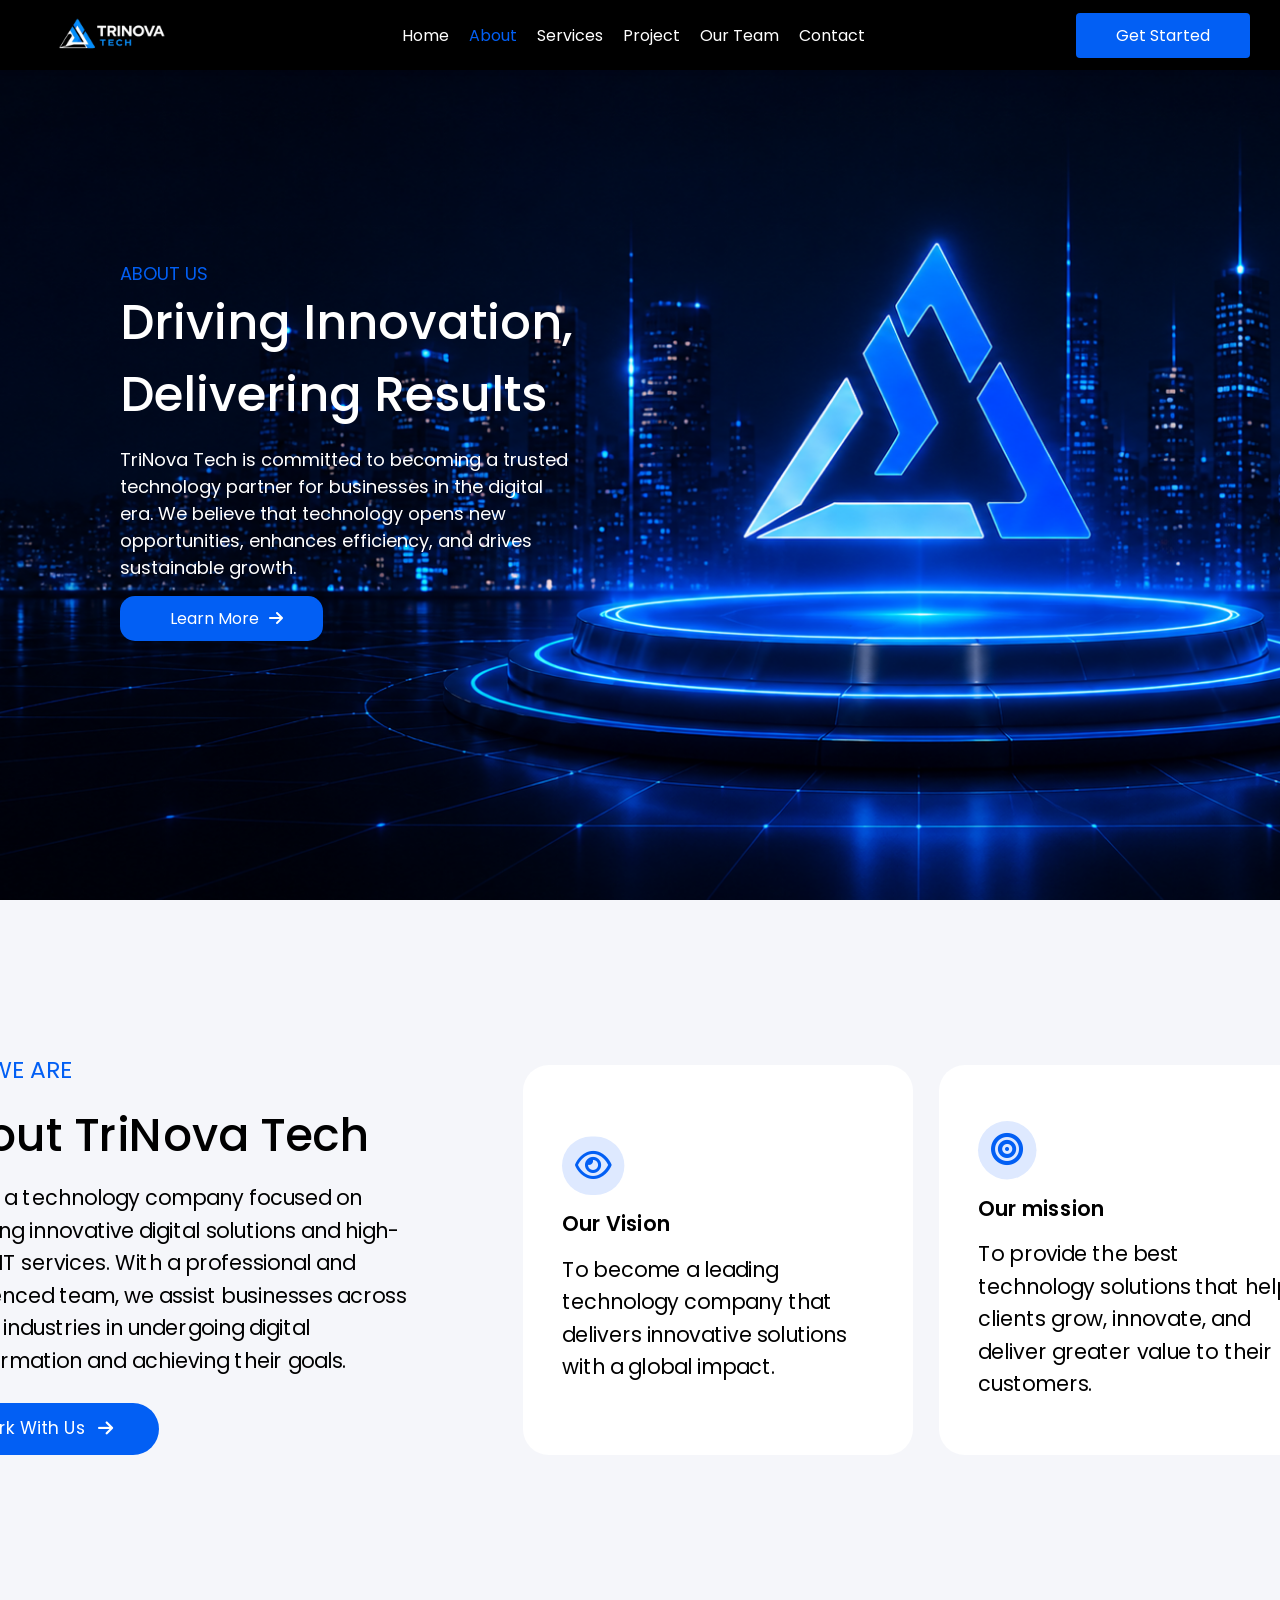
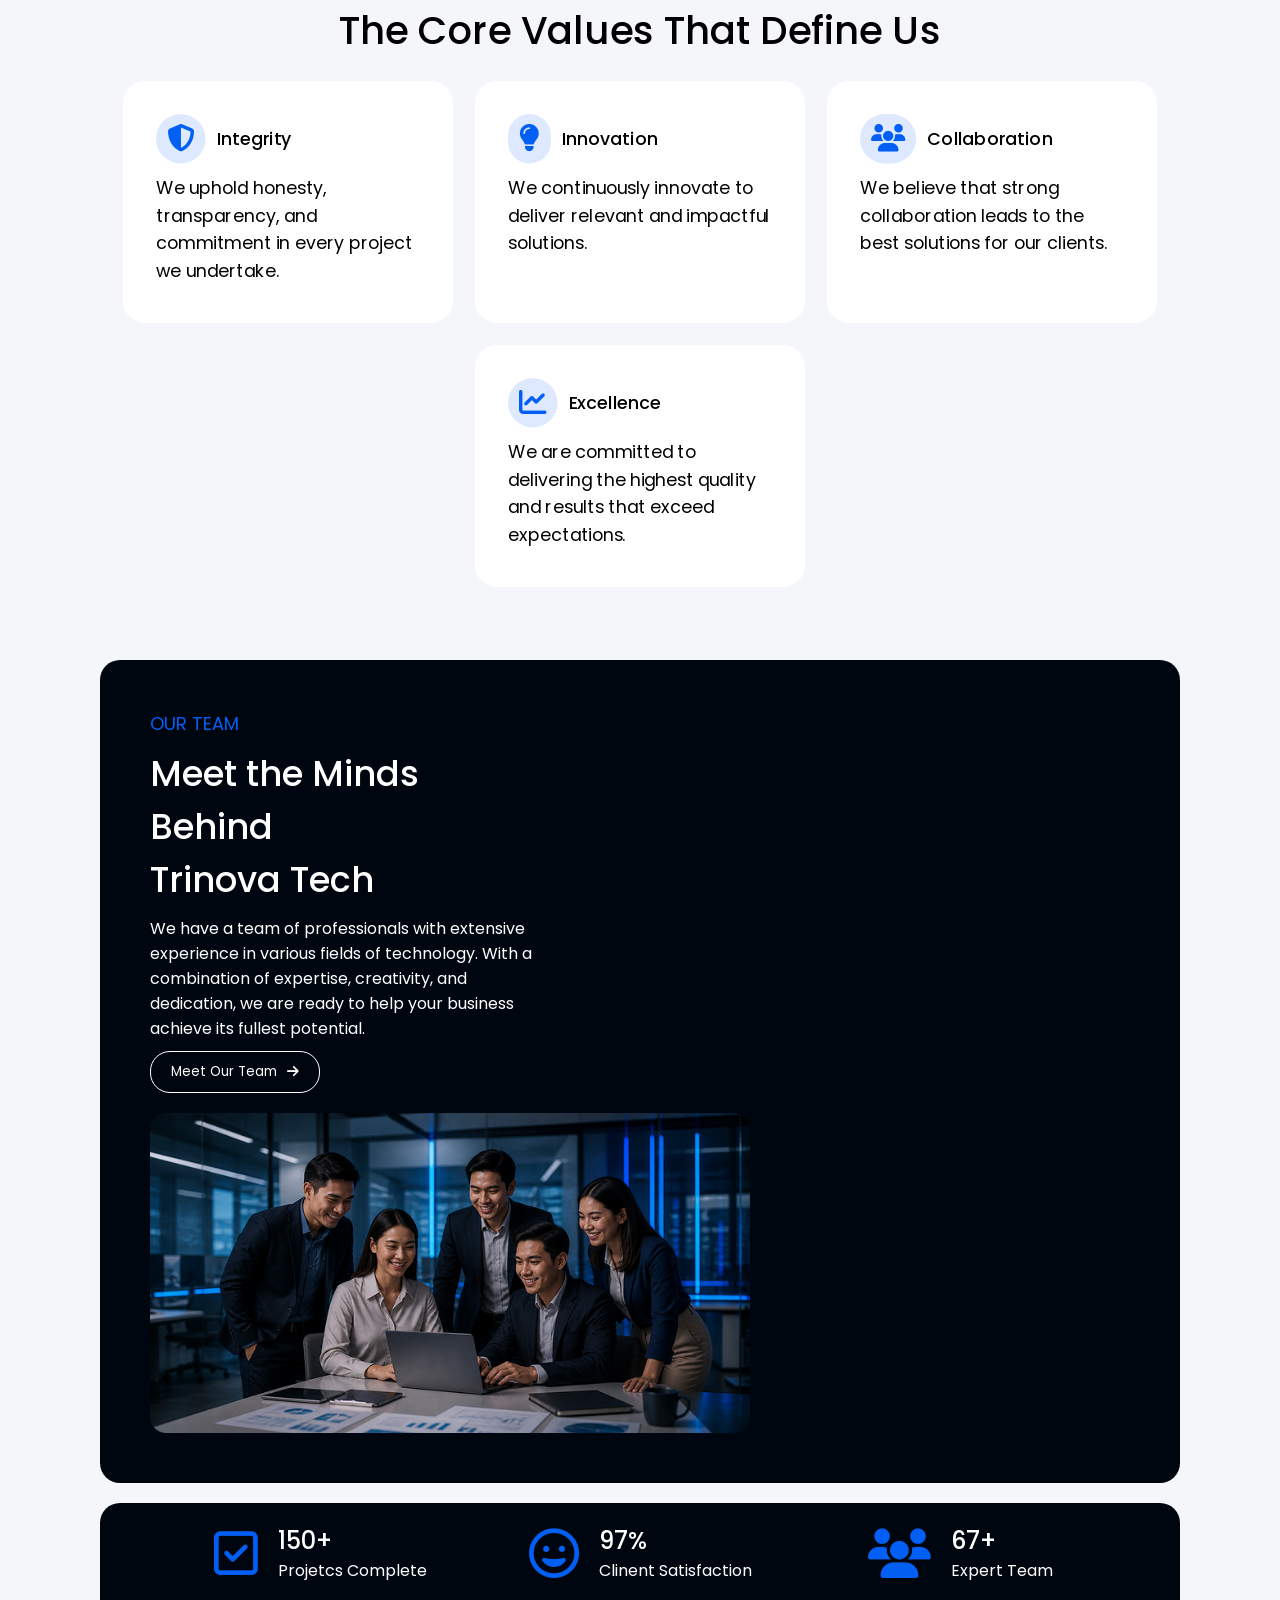
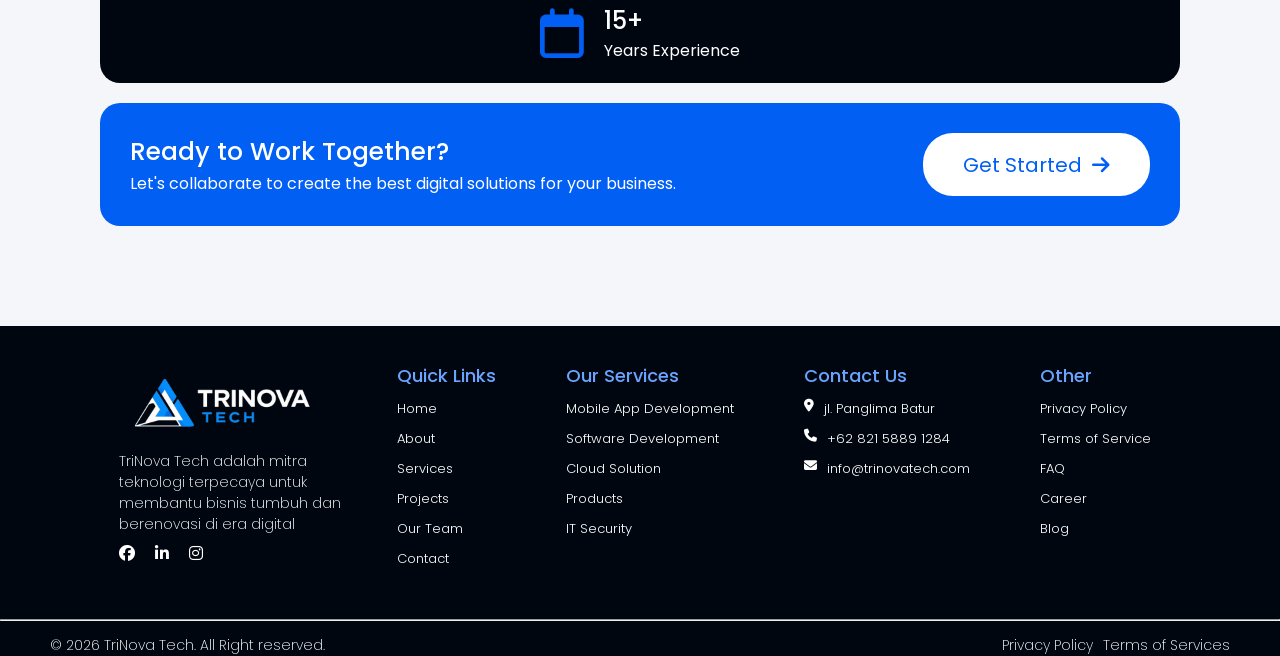
<file: about.html>
<!DOCTYPE html>
<html lang="en">
<head>
    <meta charset="UTF-8">
    <meta name="viewport" content="width=device-width, initial-scale=1.0">
    <title>Document</title>
    <link rel="stylesheet" href="css/about.css">
    <link rel="preconnect" href="https://fonts.googleapis.com">
    <link rel="preconnect" href="https://fonts.gstatic.com" crossorigin>
    <link href="https://fonts.googleapis.com/css2?family=Poppins:wght@100;200;300;400;500;600;700;800;900&display=swap" rel="stylesheet">
    <link rel="stylesheet" href="https://cdnjs.cloudflare.com/ajax/libs/font-awesome/6.5.1/css/all.min.css">
</head>
<body>
    <!-- header -->
    <div class="header">
        <div class="logo">
            <img src="img/logo-text-white.png" alt="Logo" style="width: 160px;">
        </div>
        <ul class="navbar">
            <li><a href="index.html">Home</a></li>
            <li><a href="about.html"  style="color: var(--blue-primary);">About</a></li>
            <li><a href="services.html">Services</a></li>
            <li><a href="product.html">Project</a></li>
            <li><a href="team.html">Our Team</a></li>
            <li><a href="contact.html">Contact</a></li>
        </ul>
        <button>Get Started</button>
    </div>

    <!-- Banner -->
    <div class="banner">
        <div class="sect-one">
            <h5 class="reveal">about us</h5>
            <h1 class="reveal">Driving Innovation,</h1>
            <h1 class="reveal">Delivering Results</h1>
            <p class="reveal">TriNova Tech is committed to becoming a trusted technology partner for businesses in the digital era. We believe that technology opens new opportunities, enhances efficiency, and drives sustainable growth.</p>
            <div class="button-section reveal">
                <div class="btn" style="background-color: var(--blue-primary);" onclick="document.querySelector('.about').scrollIntoView({behavior: 'smooth'})"><a href=""></a>Learn More<i class="fa-solid fa-arrow-right"></i></div>
            </div>
        </div>
        <div class="sect-one"></div>
    </div>


    <div class="about">
        <div class="desc">
            <h5 class="reveal">who we are</h5>
            <h1 class="reveal">About TriNova Tech</h1>
            <p class="reveal">We are a technology company focused on delivering innovative digital solutions and high-quality IT services. With a professional and experienced team, we assist businesses across various industries in undergoing digital transformation and achieving their goals.</p>
            <button class="reveal">Work With Us<i class="fa-solid fa-arrow-right"></i></button>
        </div>
        <div class="card-section">
            <div class="card reveal">
                <i class="fa-regular fa-eye"></i>
                <h4>Our Vision</h4>
                <p>To become a leading technology company that delivers innovative solutions with a global impact.</p>
            </div>
            <div class="card reveal">
                <i class="fa-solid fa-bullseye"></i>
                <h4>Our mission</h4>
                <p>To provide the best technology
                    solutions that help clients grow,
                    innovate, and deliver greater value
                    to their customers.
                </p>
            </div>
        </div>
    </div>

    <!--values -->
    <div class="values">
        <h5 class="reveal">our values</h5>
        <h1 class="reveal">The Core Values That Define Us</h1>
        <div class="card-section">
            <div class="card-2 reveal">
                <div class="logo-title">
                    <i class="fa-solid fa-shield-halved"></i>
                    <p>Integrity</p>
                </div>
                <p>We uphold honesty, transparency, and commitment in every project we undertake.</p>
            </div>
            <div class="card-2 reveal">
                <div class="logo-title">
                    <i class="fa-solid fa-lightbulb"></i>
                    <p>Innovation</p>
                </div>
                <p>We continuously innovate to
                    deliver relevant and impactful solutions.
                </p>
            </div>
            <div class="card-2 reveal">
                <div class="logo-title">
                    <i class="fa-solid fa-users"></i>
                    <p>Collaboration</p>
                </div>
                <p>We believe that strong collaboration   leads to the best solutions for our     clients.
                </p>
            </div>
            <div class="card-2 reveal">
                <div class="logo-title">
                    <i class="fa-solid fa-chart-line"></i>
                    <p>Excellence</p>
                </div>
                <p>We are committed to delivering
                the highest quality and results
                that exceed expectations.</p>
            </div>
        </div>
    </div>

    <div class="container-team">
        <div class="container-t">
            <!-- our team -->
            <div class="our-team reveal">
                <div class="team-desc">
                    <h5 class="reveal">our team</h5>
                    <h1 class="reveal">Meet the Minds Behind <br>Trinova Tech</h1>
                    <p class="reveal">We have a team of professionals with extensive experience in various fields of technology. With a combination of expertise, creativity, and dedication, we are ready to help your business achieve its fullest potential.</p>
                    <button class="reveal">Meet Our Team<i class="fa-solid fa-arrow-right"></i></button>
                </div>
                <img src="img/placehorder/img-2.png" alt="" class="img-team reveal">
            </div>
            <!-- card-section -->
            <div class="card-section reveal">
                <div class="card-3 reveal">
                    <i class="fa-regular fa-square-check"></i>
                    <div class="card3-desc">
                        <h2>150+</h2>
                        <p>Projetcs Complete</p>
                    </div>
                </div>
                <div class="card-3 reveal">
                <i class="fa-regular fa-face-grin"></i>
                    <div class="card3-desc">
                        <h2>97%</h2>
                        <p>Clinent Satisfaction</p>
                    </div>
                </div>
                <div class="card-3 reveal"> 
                   <i class="fa-solid fa-users"></i>
                    <div class="card3-desc">
                        <h2>67+</h2>
                        <p>Expert Team</p>
                    </div>
                </div>
                <div class="card-3 reveal">
                    <i class="fa-regular fa-calendar"></i>
                    <div class="card3-desc">
                        <h2>15+</h2>
                        <p>Years Experience</p>
                    </div>
                </div>
            </div>
            <div class="qa reveal">
                <div class="qa-desc">
                    <h4 class="reveal">Ready to Work Together?</h4>
                    <p class="reveal">Let's collaborate to create the best digital solutions for your business.</p>
                </div>
                <button class="reveal">Get Started <i class="fa-solid fa-arrow-right"></i></button>
            </div>
        </div>
    </div>

     <!-- footer -->
    <div class="footer">
        <div class="content-footer">
            <div class="frame-one">
                <img src="img/logo-text-white.png" alt="" style="width: 200px;">
                <p>TriNova Tech adalah mitra teknologi terpecaya untuk membantu bisnis tumbuh dan berenovasi di era digital</p>
                <div class="logomeds">
                    <i class="fa-brands fa-facebook"></i>
                    <i class="fa-brands fa-linkedin-in"></i>
                    <i class="fa-brands fa-instagram"></i>
                </div>
            </div>
            <div class="frame-list">
                <div class="list">
                    <h4>Quick Links</h4>
                    <div class="list-menu">
                        <a href="index.html">Home</a>
                        <a href="about.html">About</a>
                        <a href="services.html">Services</a>
                        <a href="product.html">Projects</a>
                        <a href="team.html">Our Team</a>
                        <a href="contact.html">Contact</a>
                    </div>
                </div>
                <div class="list">
                    <h4>Our Services</h4>
                    <div class="list-menu">
                        <a href="product.html">Mobile App Development</a>
                        <a href="product.html">Software Development</a>
                        <a href="product.html">Cloud Solution</a>
                        <a href="product.html">Products</a>
                        <a href="product.html">IT Security</a>
                    </div>
                </div>
                <div class="list">
                    <h4>Contact Us</h4>
                    <div class="list-menu">
                        <a href="contact.html"><i class="fa-solid fa-location-dot"></i>jl. Panglima Batur</a>
                        <a href="contact.html"><i class="fa-solid fa-phone"></i>+62 821 5889 1284</a>
                        <a href="contact.html"><i class="fa-solid fa-envelope"></i>info@trinovatech.com</a>
                    </div>
                </div>
                <div class="list">
                    <h4>Other</h4>
                    <div class="list-menu">
                        <a href="privacy-policy.html">Privacy Policy</a>
                        <a href="terms-service.html">Terms of Service</a>
                        <a href="faq.html">FAQ</a>
                        <a href="career.html">Career</a>
                        <a href="blog.html">Blog</a>
                    </div>
                </div>
            </div>
        </div>
        <hr>
        <div class="new">
            <div class="oneo">
                <p style="color: white;">© 2026 TriNova Tech. All Right reserved. </p>
            </div>
            <div class="twot">
                <p style="color: white;">Privacy Policy</p>
                <p style="color: white;">Terms of Services</p>
            </div>
        </div>
    </div>
    
    <script src="js/loading.js"></script>
</body>
</html>
</file>
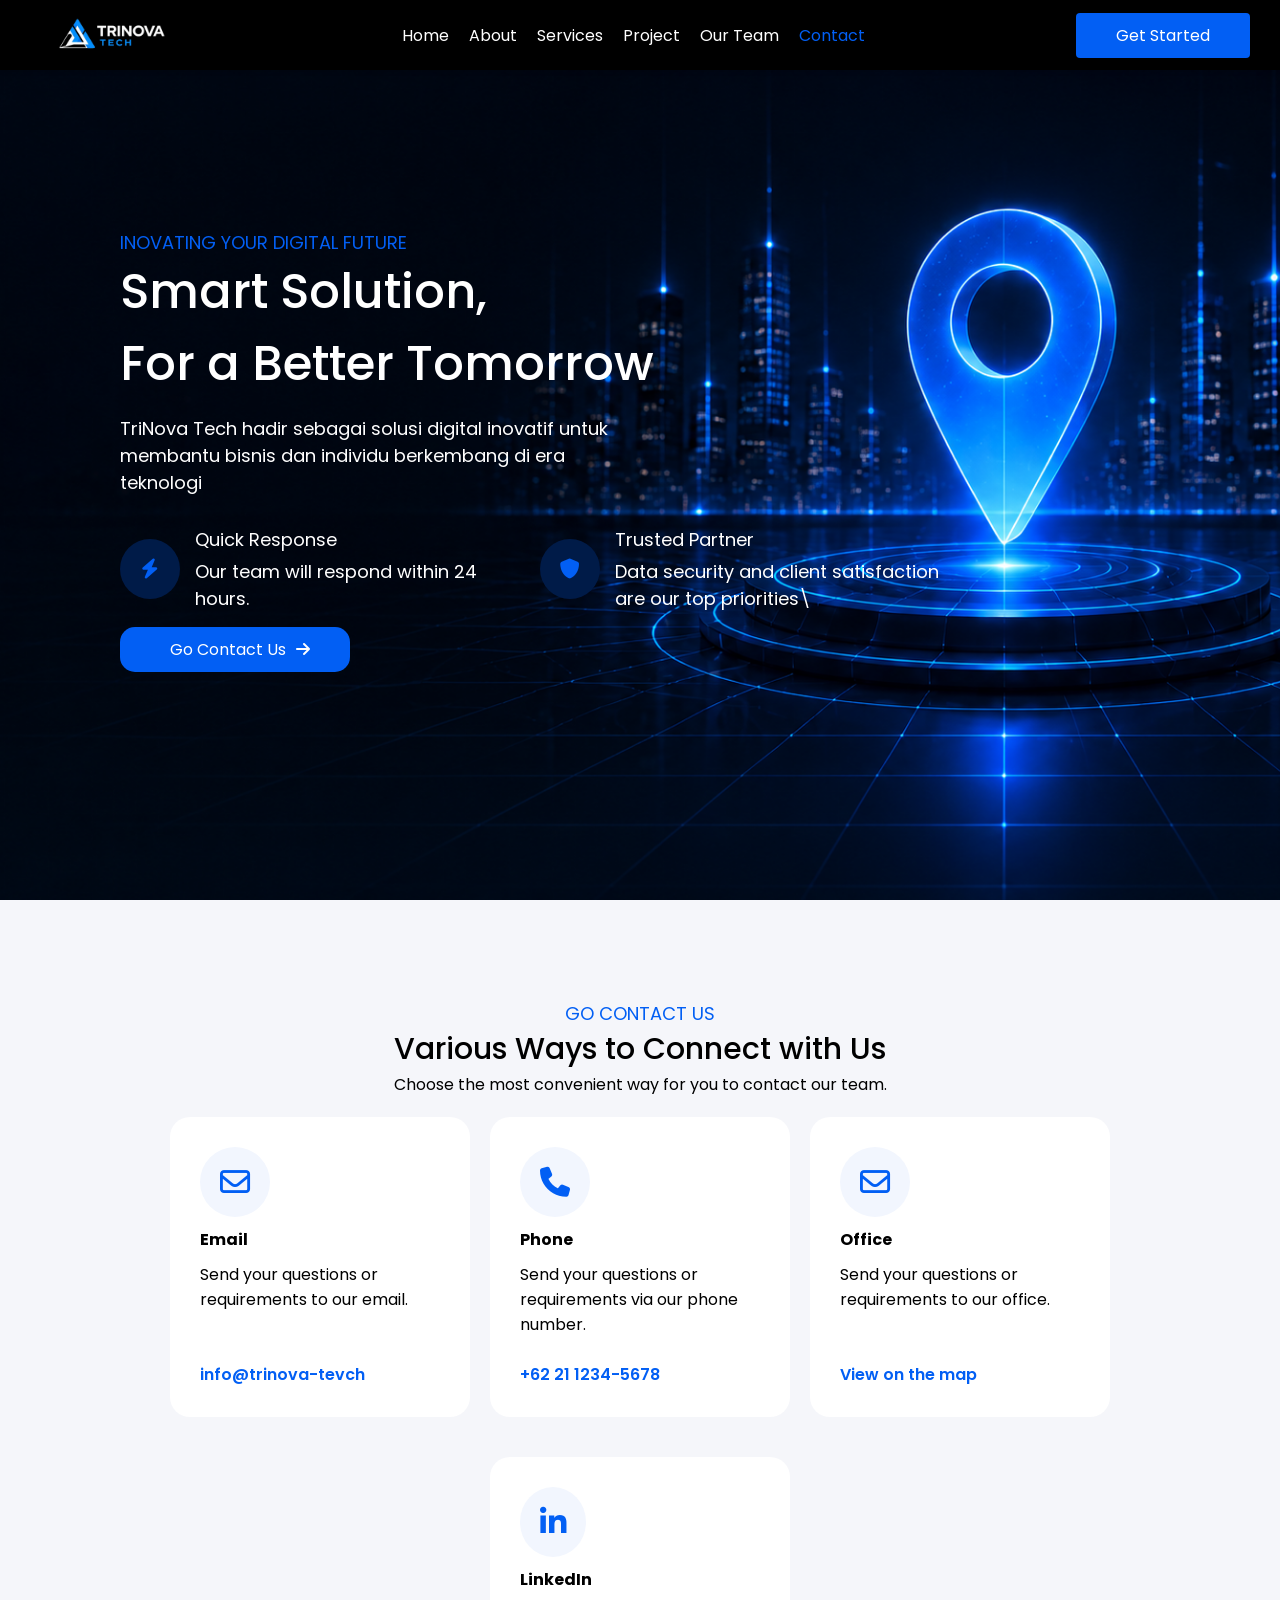
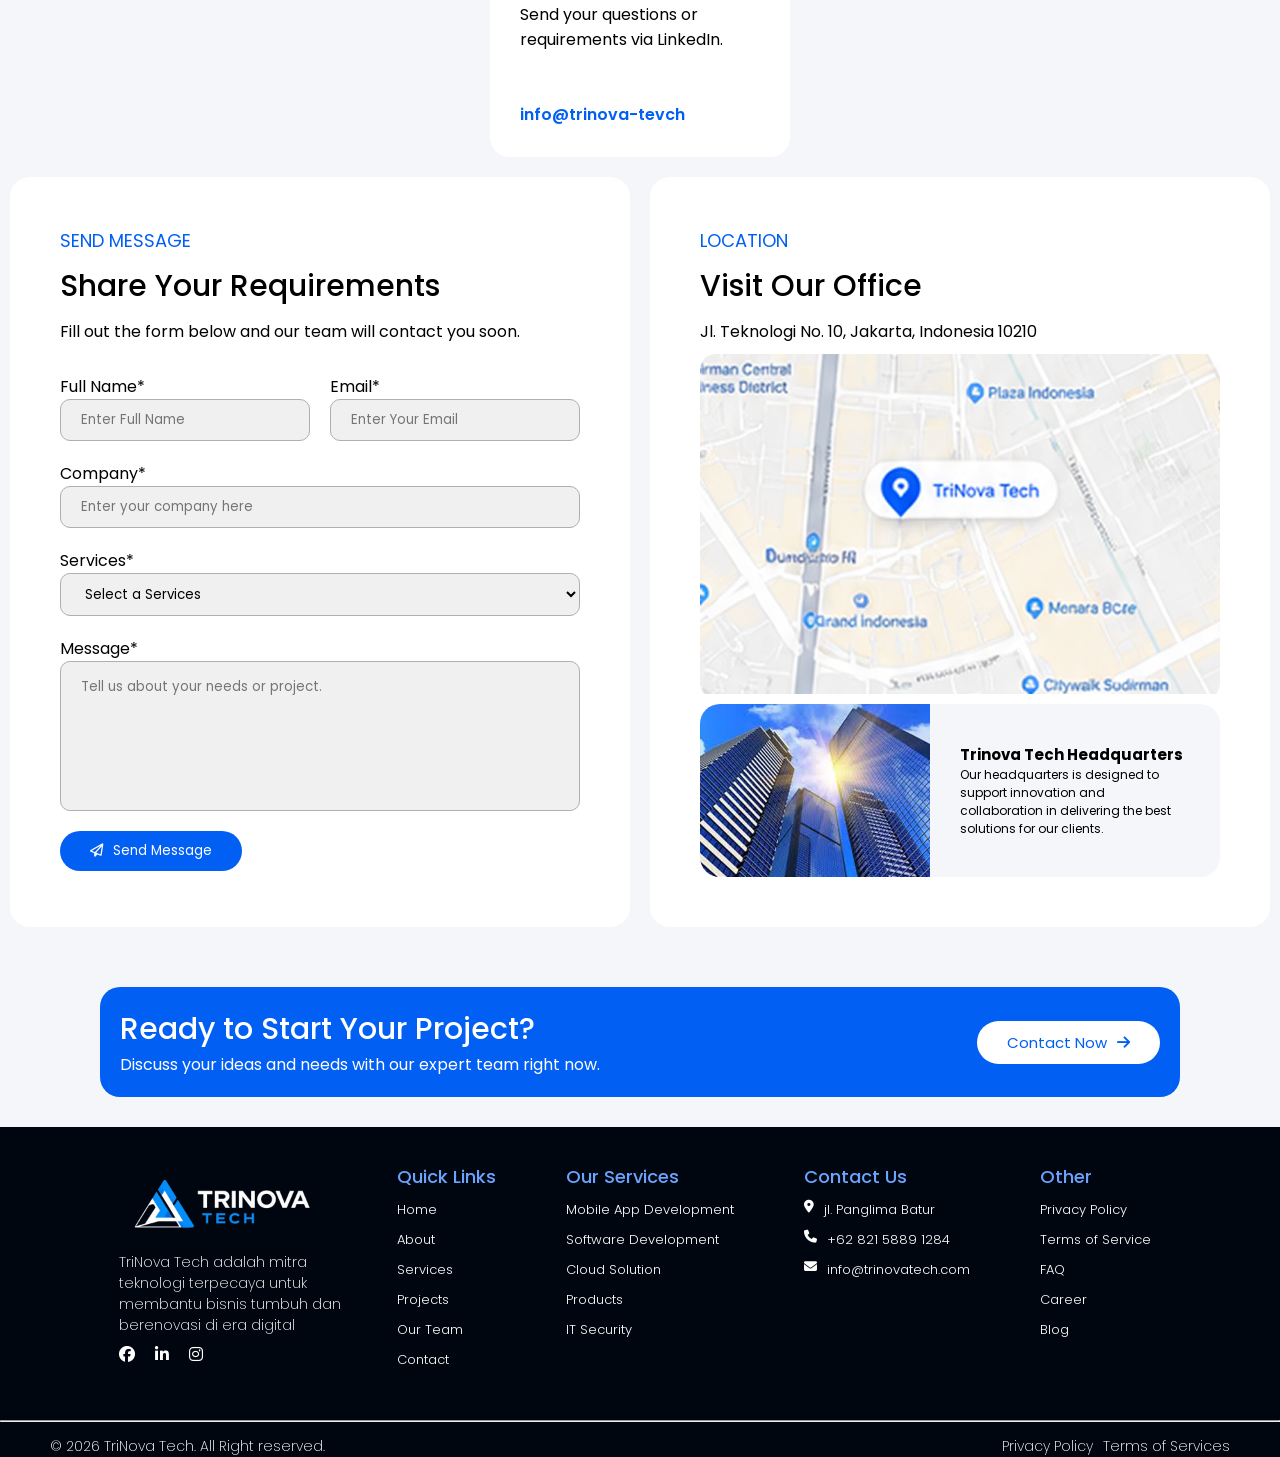
<file: contact.html>
<!DOCTYPE html>
<html lang="en">
<head>
    <meta charset="UTF-8">
    <meta name="viewport" content="width=device-width, initial-scale=1.0">
    <title>Document</title>
    <link rel="stylesheet" href="css/contact.css">
    <link rel="preconnect" href="https://fonts.googleapis.com">
    <link rel="preconnect" href="https://fonts.gstatic.com" crossorigin>
    <link href="https://fonts.googleapis.com/css2?family=Poppins:wght@100;200;300;400;500;600;700;800;900&display=swap" rel="stylesheet">
    <link rel="stylesheet" href="https://cdnjs.cloudflare.com/ajax/libs/font-awesome/6.5.1/css/all.min.css">
    <link href='https://unpkg.com/boxicons@2.1.4/css/boxicons.min.css' rel='stylesheet'>
</head>
<body>
    <!-- header -->
    <div class="header">
        <div class="logo">
            <img src="img/logo-text-white.png" alt="Logo" style="width: 160px;">
        </div>
        <ul class="navbar">
            <li><a href="index.html">Home</a></li>
            <li><a href="about.html">About</a></li>
            <li><a href="services.html">Services</a></li>
            <li><a href="product.html">Project</a></li>
            <li><a href="team.html">Our Team</a></li>
            <li><a href="contact.html"  style="color: var(--blue-primary);">Contact</a></li>
        </ul>
        <button>Get Started</button>
    </div>

    <!-- Banner -->
    <div class="banner">
        <div class="sect-one">
            <h5 class="reveal">inovating your digital future</h5>
            <h1 class="reveal">Smart Solution,</h1>
            <h1 class="reveal">For a Better Tomorrow</h1>
            <p class="reveal">TriNova Tech hadir sebagai solusi digital inovatif untuk membantu bisnis dan individu berkembang di era teknologi</p>
            <div class="card-section-2">
                <div class="card-4">
                    <i class="fa-solid fa-bolt"></i>
                    <div class="card-4-desc">
                        <p>Quick Response</p>
                        <p class="desc-p">Our team will respond within 24 hours.</p>
                    </div>
                </div>
                <div class="card-4">
                    <i class="fa-solid fa-shield"></i>
                    <div class="card-4-desc">
                        <p>Trusted Partner</p>
                        <p class="desc-p">Data security and client satisfaction are our top priorities\
                            
                        </p>
                    </div>
                </div>
            </div>
            <div class="button-section">
                <div class="btn reveal" style="background-color: var(--blue-primary);"><a href=""></a>Go Contact  Us<i class="fa-solid fa-arrow-right"></i></div>
            </div>
        </div>
        <div class="sect-one"></div>
    </div>

    <div class="contact">
        <h5 class="reveal">go contact us</h5>
        <h1 class="reveal">Various Ways to Connect with Us</h1>
        <p class="reveal">Choose the most convenient way for you to contact our team.</p>
        <div class="card-section">
            <div class="card reveal">
                <i class="fa-regular fa-envelope"></i>
                <h4>Email</h4>
                <p>Send your questions or requirements to our email.</p>
                <span>info@trinova-tevch</span>
            </div>
            <div class="card reveal">
                <i class="fa-solid fa-phone"></i>
                <h4>Phone</h4>
                <p>Send your questions or requirements via our phone number.</p>
                <span>+62 21 1234-5678</span>
            </div>
            <div class="card reveal">
                <i class="fa-regular fa-envelope"></i>
                <h4>Office</h4>
                <p>Send your questions or requirements to our office.</p>
                <span>View on the map</span>
            </div>
            <div class="card reveal">
                <i class="fa-brands fa-linkedin-in"></i>
                <h4>LinkedIn</h4>
                <p>Send your questions or requirements via LinkedIn.</p>
                <span>info@trinova-tevch</span>
            </div>
        </div>
    </div>

    <!-- form -->
    <div class="card-section">
        <div class="form reveal">
            <h5>send message</h5>
            <h1>Share Your Requirements</h1>
            <p>Fill out the form below and our team will contact you soon.</p>
            <form action="">
                <div class="card-section">
                    <div class="input-section">
                        <span>Full Name*</span>
                        <input type="text" placeholder="Enter Full Name" required>
                    </div>
                    <div class="input-section">
                        <span>Email*</span>
                        <input type="text" placeholder="Enter Your Email" required>
                    </div>
                </div>
                <div class="input-section">
                    <span>Company*</span>
                    <input type="text" placeholder="Enter your company here" required>
                </div>
                <div class="input-section">
                    <span>Services*</span>
                    <select name="" id="">
                        <option value="" hidden>Select a Services</option>
                        <option value="">Software</option>
                    </select>
                </div>
                <div class="input-section">
                    <span>Message*</span>
                    <textarea placeholder="Tell us about your needs or project."></textarea>
                </div>
                <button><i class="fa-regular fa-paper-plane"></i>Send Message</button>
            </form>
        </div>
        <div class="location reveal">
            <h5>location</h5>
            <h1>Visit Our Office</h1>
            <p>Jl. Teknologi No. 10, Jakarta, Indonesia 10210 </p>
            <div class="img-box"><img src="img/map.png" alt=""></div>
            <div class="hq">
                <img src="img/banner-banner.png" alt="">
                <div class="desc">
                    <h4>Trinova Tech Headquarters</h4>
                    <p>Our headquarters is designed to support innovation and collaboration in delivering the best solutions for our clients.</p>
                </div>
            </div>
        </div>
    </div>
    <div class="cont">
    <div class="cta reveal">
        <div class="cta-desc">
            <h1>Ready to Start Your Project?</h1>
            <p>Discuss your ideas and needs with our expert team right now.</p>
        </div>
        <button>Contact Now<i class="fa-solid fa-arrow-right"></i></button>
    </div>
    </div>

    <!-- footer -->
    <div class="footer">
        <div class="content-footer">
            <div class="frame-one">
                <img src="img/logo-text-white.png" alt="" style="width: 200px;">
                <p>TriNova Tech adalah mitra teknologi terpecaya untuk membantu bisnis tumbuh dan berenovasi di era digital</p>
                <div class="logomeds">
                    <i class="fa-brands fa-facebook"></i>
                    <i class="fa-brands fa-linkedin-in"></i>
                    <i class="fa-brands fa-instagram"></i>
                </div>
            </div>
            <div class="frame-list">
                <div class="list">
                    <h4>Quick Links</h4>
                    <div class="list-menu">
                        <a href="index.html">Home</a>
                        <a href="about.html">About</a>
                        <a href="services.html">Services</a>
                        <a href="product.html">Projects</a>
                        <a href="team.html">Our Team</a>
                        <a href="contact.html">Contact</a>
                    </div>
                </div>
                <div class="list">
                    <h4>Our Services</h4>
                    <div class="list-menu">
                        <a href="product.html">Mobile App Development</a>
                        <a href="product.html">Software Development</a>
                        <a href="product.html">Cloud Solution</a>
                        <a href="product.html">Products</a>
                        <a href="product.html">IT Security</a>
                    </div>
                </div>
                <div class="list">
                    <h4>Contact Us</h4>
                    <div class="list-menu">
                        <a href="contact.html"><i class="fa-solid fa-location-dot"></i>jl. Panglima Batur</a>
                        <a href="contact.html"><i class="fa-solid fa-phone"></i>+62 821 5889 1284</a>
                        <a href="contact.html"><i class="fa-solid fa-envelope"></i>info@trinovatech.com</a>
                    </div>
                </div>
                <div class="list">
                    <h4>Other</h4>
                    <div class="list-menu">
                        <a href="privacy-policy.html">Privacy Policy</a>
                        <a href="terms-service.html">Terms of Service</a>
                        <a href="faq.html">FAQ</a>
                        <a href="career.html">Career</a>
                        <a href="blog.html">Blog</a>
                    </div>
                </div>
            </div>
        </div>
        <hr>
        <div class="new">
            <div class="oneo">
                <p style="color: white;">© 2026 TriNova Tech. All Right reserved. </p>
            </div>
            <div class="twot">
                <p style="color: white;">Privacy Policy</p>
                <p style="color: white;">Terms of Services</p>
            </div>
        </div>
    </div>

    <script src="js/loading.js"></script>
</body>
</html>
</file>
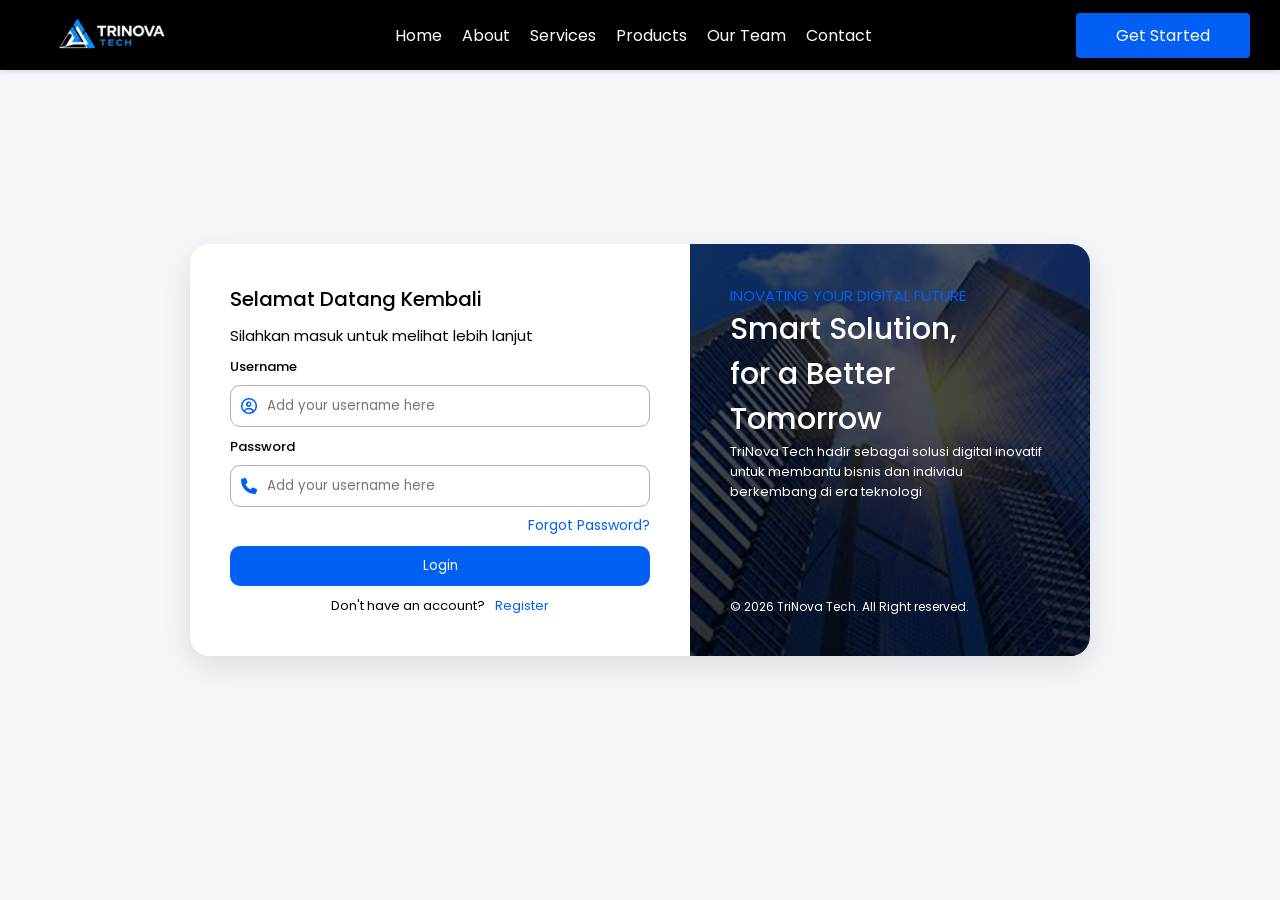
<file: login.html>
<!DOCTYPE html>
<html lang="en">
<head>
    <meta charset="UTF-8">
    <meta name="viewport" content="width=device-width, initial-scale=1.0">
    <title>Document</title>
    <link rel="stylesheet" href="css/login.css">
    <link rel="preconnect" href="https://fonts.googleapis.com">
    <link rel="preconnect" href="https://fonts.gstatic.com" crossorigin>
    <link href="https://fonts.googleapis.com/css2?family=Poppins:wght@100;200;300;400;500;600;700;800;900&display=swap" rel="stylesheet">
    <link rel="stylesheet" href="https://cdnjs.cloudflare.com/ajax/libs/font-awesome/6.5.1/css/all.min.css">
</head>
<body>
    <!-- header -->
    <div class="header">
        <div class="logo">
            <img src="img/logo-text-white.png" alt="Logo" style="width: 160px;">
        </div>
        <ul class="navbar">
            <li><a href="">Home</a></li>
            <li><a href="">About</a></li>
            <li><a href="">Services</a></li>
            <li><a href="">Products</a></li>
            <li><a href="">Our Team</a></li>
            <li><a href="">Contact</a></li>
        </ul>
        <button>Get Started</button>
    </div>

    <div class="container">
        <div class="form-sect">
            <!-- form -->
            <form action="">
                <h1>Selamat Datang Kembali</h1>
                <p>Silahkan masuk untuk melihat lebih lanjut</p>
                <div class="section">
                    <span>Username</span>
                    <div class="input-sect">
                        <i class="fa-regular fa-circle-user"></i>
                        <input type="text" placeholder="Add your username here">
                    </div>
                </div>
                <div class="section">
                    <span>Password</span>
                    <div class="input-sect">
                        <i class="fa-solid fa-phone"></i>
                        <input type="password" placeholder="Add your username here">
                    </div>
                    <a href="">Forgot Password?</a>
                </div>
                <button>Login </button>
                <div class="cta">
                    <p>Don't have an account?</p>
                    <a href="register.html">Register</a>
                </div>
            </form>
            <!-- banner -->
            <div class="banner">
                <h3>inovating your digital future</h3>
                <h1>Smart Solution, <br> for a Better Tomorrow</h1>
                <p>TriNova Tech hadir sebagai solusi digital inovatif untuk membantu bisnis dan individu berkembang di era teknologi</p>
                <p class="copyright">© 2026 TriNova Tech. All Right reserved.</p>
            </div>
        </div>
    </div>
</body>
</html>
</file>
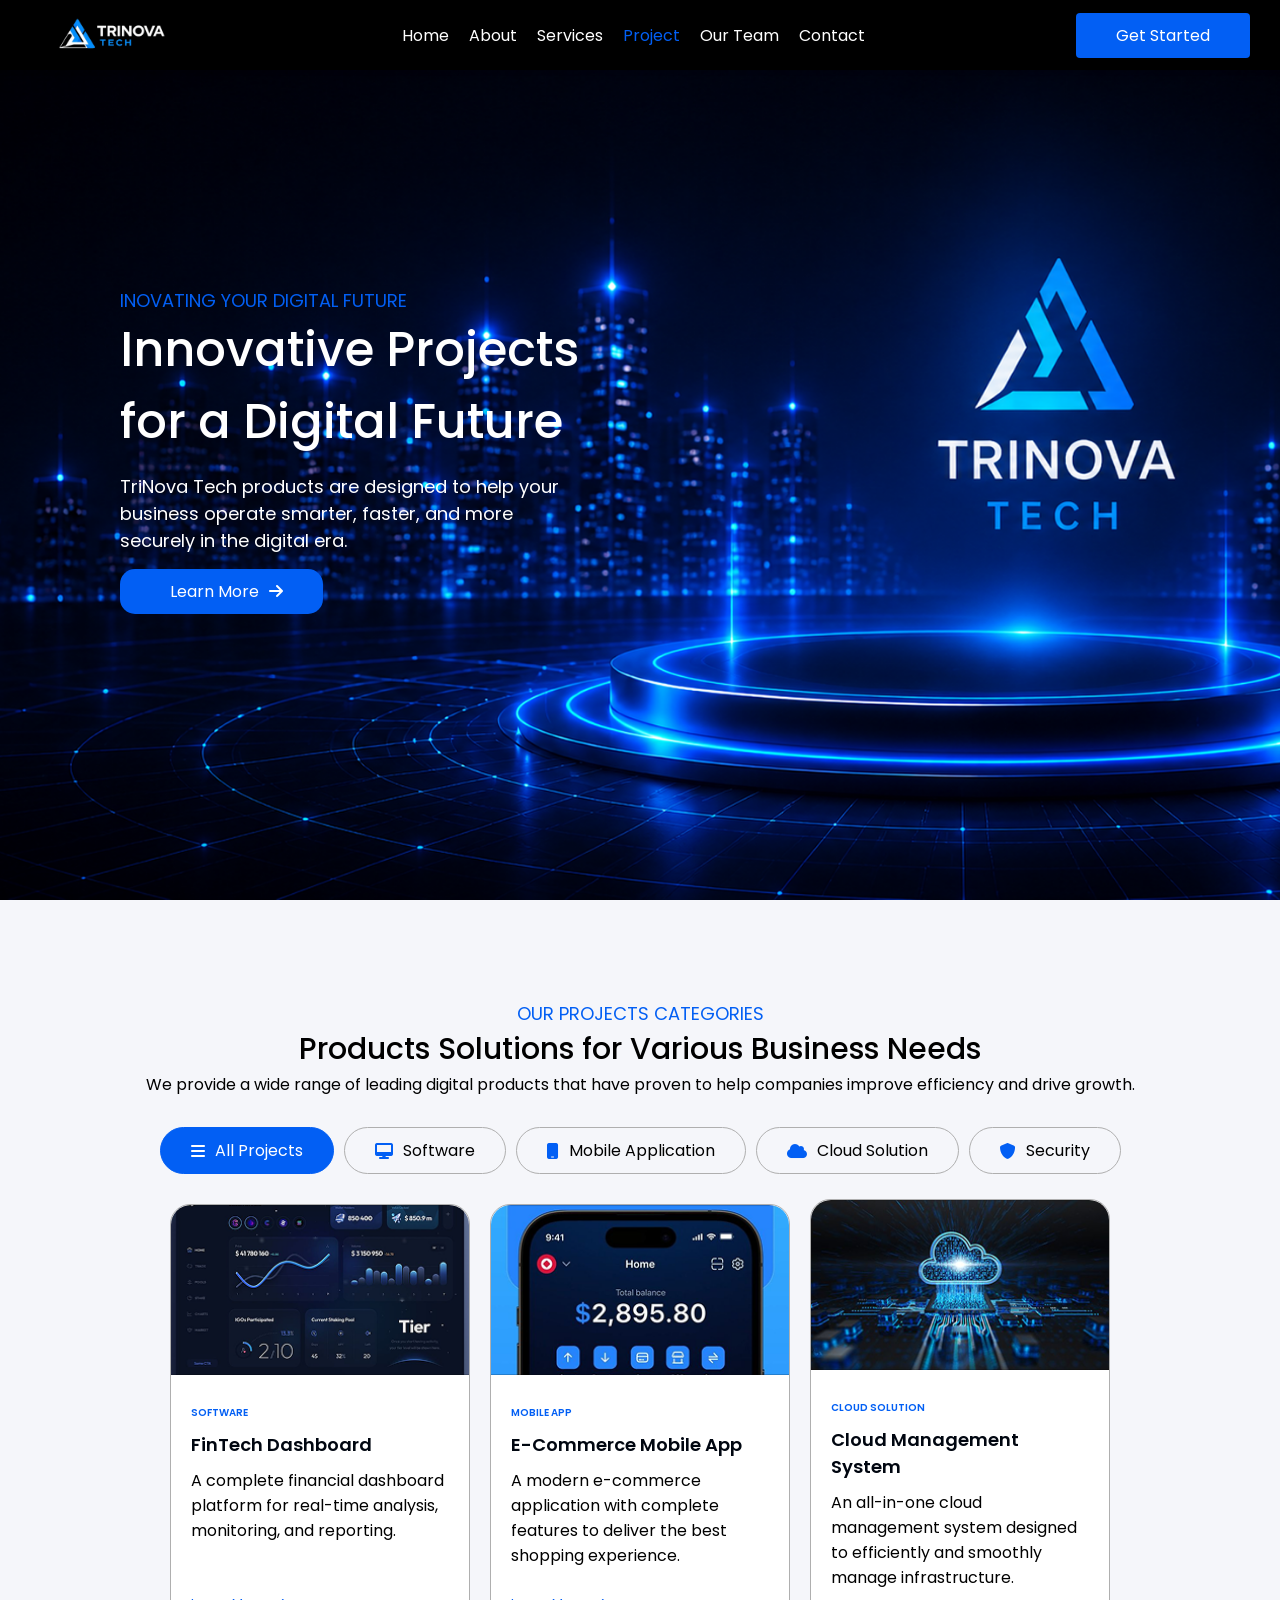
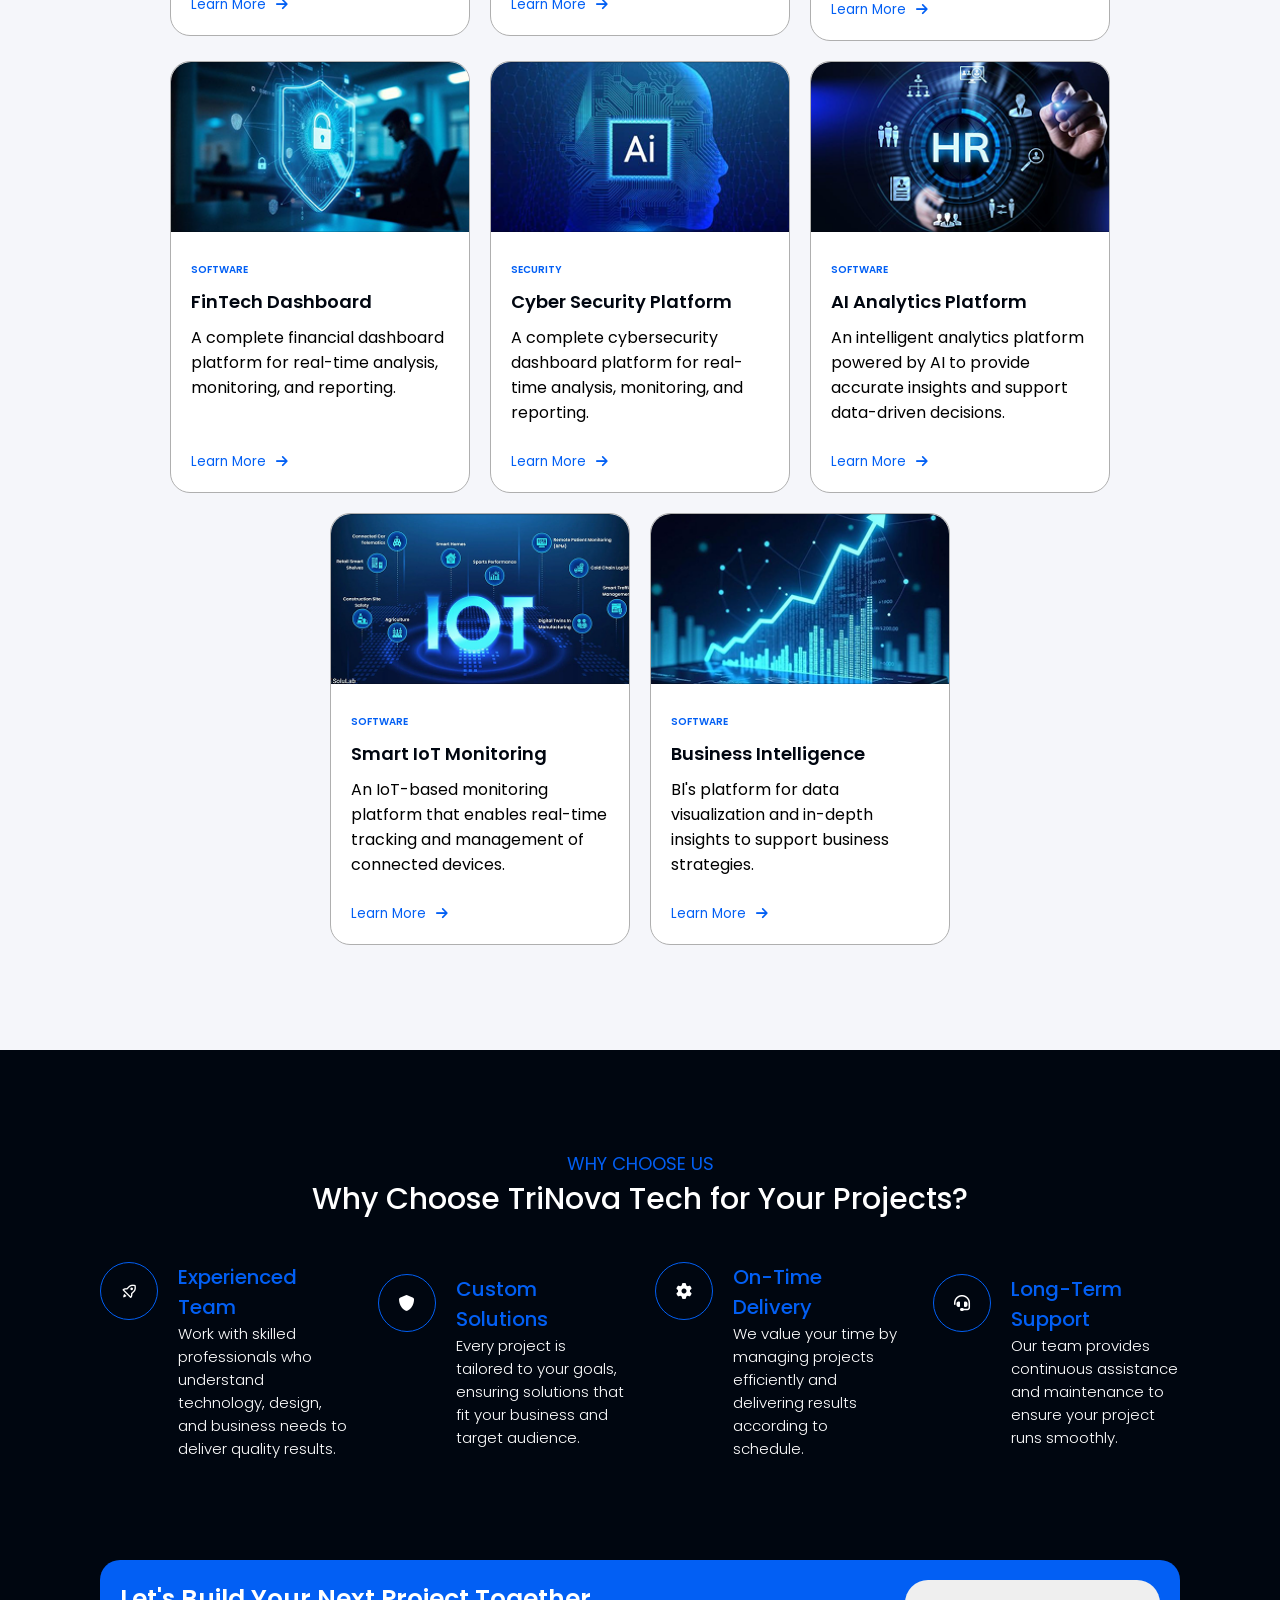
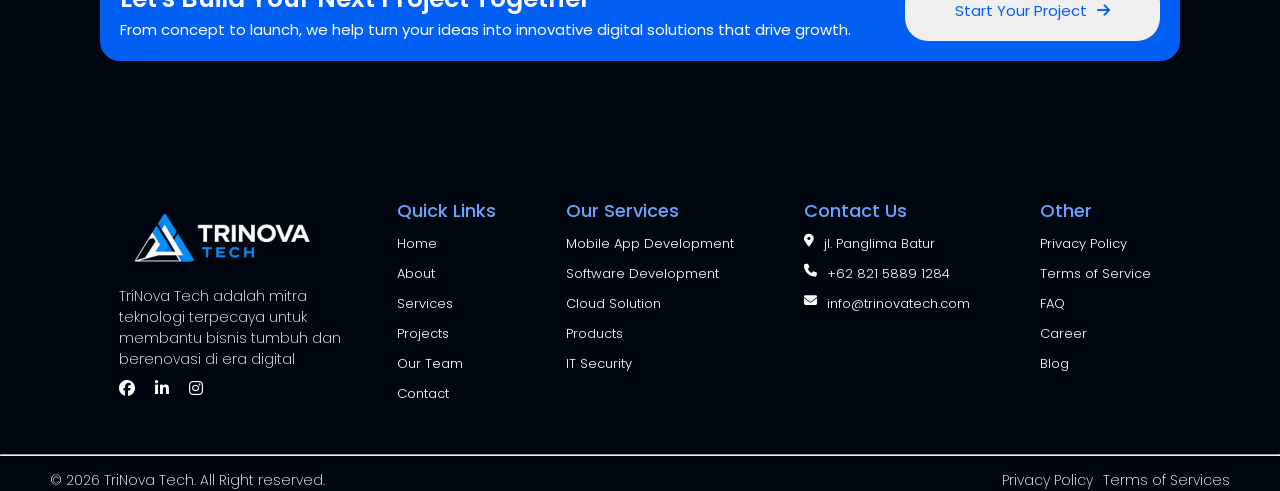
<file: product.html>
<!DOCTYPE html>
<html lang="en">
<head>
    <meta charset="UTF-8">
    <meta name="viewport" content="width=device-width, initial-scale=1.0">
    <title>Document</title>
    <link rel="stylesheet" href="css/product.css">
    <link rel="preconnect" href="https://fonts.googleapis.com">
    <link rel="preconnect" href="https://fonts.gstatic.com" crossorigin>
    <link href="https://fonts.googleapis.com/css2?family=Poppins:wght@100;200;300;400;500;600;700;800;900&display=swap" rel="stylesheet">
    <link rel="stylesheet" href="https://cdnjs.cloudflare.com/ajax/libs/font-awesome/6.5.1/css/all.min.css">
    <link href='https://unpkg.com/boxicons@2.1.4/css/boxicons.min.css' rel='stylesheet'>
</head>
<body>
    <!-- header -->
    <div class="header">
        <div class="logo">
            <img src="img/logo-text-white.png" alt="Logo" style="width: 160px;">
        </div>
        <ul class="navbar">
            <li><a href="index.html">Home</a></li>
            <li><a href="about.html">About</a></li>
            <li><a href="services.html">Services</a></li>
            <li><a href="product.html" style="color: var(--blue-primary);">Project</a></li>
            <li><a href="team.html">Our Team</a></li>
            <li><a href="contact.html">Contact</a></li>
        </ul>
        <button>Get Started</button>
    </div>

    <!-- Banner -->
    <div class="banner">
        <div class="sect-one">
            <h5 class="reveal">inovating your digital future</h5>
            <h1 class="reveal">Innovative Projects</h1>
            <h1 class="reveal">for a Digital Future</h1>
            <p class="reveal">TriNova Tech products are designed to help your business operate smarter, faster, and more securely in the digital era.</p>
            <div class="button-section">
                <div onclick="document.querySelector('.projects').scrollIntoView({behavior: 'smooth'})" class="btn reveal" style="background-color: var(--blue-primary);"><a href=""></a>Learn More<i class="fa-solid fa-arrow-right"></i></div>
            </div>
        </div>
        <div class="sect-one"></div>
    </div>

    <!-- projects -->
    <div class="projects">
        <h5 class="reveal">our projects categories</h5>
        <h1 class="reveal">Products Solutions for Various Business Needs</h1>
        <p class="reveal">We provide a wide range of leading digital products that have proven to help companies improve efficiency and drive growth.</p>
        <div class="card-section reveal">
            <div class="card active-1" data-filter="all"><i class="fa-solid fa-bars"></i>All Projects</div>
            <div class="card" data-filter="software"><i class="fa-solid fa-desktop"></i>Software</div>
            <div class="card" data-filter="mobile"><i class="fa-solid fa-mobile"></i>Mobile Application</div>
            <div class="card" data-filter="cloud"><i class="fa-solid fa-cloud"></i>Cloud Solution</div>
            <div class="card" data-filter="security"><i class="fa-solid fa-shield"></i>Security</div>
        </div>
        <div class="card-section">
            <div class="card-2 reveal" data-category="software">
                <img src="img/card/card-1.png" alt="">
                <div class="card-desc">
                    <h4>Software</h4>
                    <h3>FinTech Dashboard</h3>
                    <p>A complete financial dashboard platform for real-time analysis, monitoring, and reporting.</p>
                    <button>Learn More <i class="fa-solid fa-arrow-right"></i></button>
                </div>
            </div>
            <div class="card-2 reveal" data-category="mobile">
                <img src="img/card/card-2.png" alt="">
                <div class="card-desc">
                    <h4>Mobile App</h4>
                    <h3>E-Commerce Mobile App</h3>
                    <p>A modern e-commerce application with complete features to deliver the best shopping experience.</p>
                    <button>Learn More <i class="fa-solid fa-arrow-right"></i></button>
                </div>
            </div>
            <div class="card-2 reveal" data-category="cloud">
                <img src="img/card/card-3.png" alt="">
                <div class="card-desc">
                    <h4>CLOUD SOLUTION</h4>
                    <h3>Cloud Management System</h3>
                    <p>An all-in-one cloud management system designed to efficiently and smoothly manage infrastructure.</p>
                    <button>Learn More <i class="fa-solid fa-arrow-right"></i></button>
                </div>
            </div>
            <div class="card-2 reveal" data-category="software">
                <img src="img/card/card-4.png" alt="">
                <div class="card-desc">
                    <h4>Software</h4>
                    <h3>FinTech Dashboard</h3>
                    <p>A complete financial dashboard platform for real-time analysis, monitoring, and reporting.</p>
                    <button>Learn More <i class="fa-solid fa-arrow-right"></i></button>
                </div>
            </div>
            <div class="card-2 reveal" data-category="security">
                <img src="img/card/card-5.png" alt="">
                <div class="card-desc">
                    <h4>SECURITY</h4>
                    <h3>Cyber Security Platform</h3>
                    <p>A complete cybersecurity dashboard platform for real-time analysis, monitoring, and reporting.</p>
                    <button>Learn More <i class="fa-solid fa-arrow-right"></i></button>
                </div>
            </div>
            <div class="card-2 reveal" data-category="software">
                <img src="img/card/card-6.png" alt="">
                <div class="card-desc">
                    <h4>software</h4>
                    <h3>AI Analytics Platform</h3>
                    <p>An intelligent analytics platform powered by AI to provide accurate insights and support data-driven decisions.</p>
                    <button>Learn More <i class="fa-solid fa-arrow-right"></i></button>
                </div>
            </div>
            <div class="card-2 reveal" data-category="software">
                <img src="img/card/card-7.png" alt="">
                <div class="card-desc">
                    <h4>SOFTWARE</h4>
                    <h3>Smart IoT Monitoring </h3>
                    <p>An IoT-based monitoring platform that enables real-time tracking and management of connected devices.</p>
                    <button>Learn More <i class="fa-solid fa-arrow-right"></i></button>
                </div>
            </div>
            <div class="card-2 reveal" data-category="software">
                <img src="img/card/card-8.png" alt="">
                <div class="card-desc">
                    <h4>Software</h4>
                    <h3>Business Intelligence</h3>
                    <p>Bl's platform for data visualization and in-depth insights to support business strategies.</p>
                    <button>Learn More <i class="fa-solid fa-arrow-right"></i></button>
                </div>
            </div>
        </div>
    </div>

    <div class="container">
        <div class="content">
            <h5 class="reveal">why choose us</h5>
            <h1 class="reveal">Why Choose TriNova Tech for Your Projects?</h1>
            <div class="card-section">
                <div class="card-3 reveal">
                   <i class="bx bx-rocket"></i>
                    <div class="card-3-desc">
                        <h4>Experienced Team</h4>
                        <p>Work with skilled professionals who understand technology, design, and business needs to deliver quality results.</p>
                    </div>
                </div>
                <div class="card-3 reveal">
                    <i class="fa-solid fa-shield"></i>
                    <div class="card-3-desc">
                        <h4>Custom Solutions</h4>
                        <p>Every project is tailored to your goals, ensuring solutions that fit your business and target audience.</p>
                    </div>
                </div>
                <div class="card-3 reveal">
                    <i class="fa-solid fa-gear"></i>
                    <div class="card-3-desc">
                        <h4>On-Time Delivery</h4>
                        <p>We value your time by managing projects efficiently and delivering results according to schedule.</p>
                    </div>
                </div>
                <div class="card-3 reveal">
                   <i class="fa-solid fa-headset"></i>
                    <div class="card-3-desc">
                        <h4>Long-Term Support</h4>
                        <p>Our team provides continuous assistance and maintenance to ensure your project runs smoothly.</p>
                    </div>
                </div>
            </div>
        </div>
        <div class="cta reveal">
            <div class="cta-desc">
                <h3>Let's Build Your Next Project Together</h3>
                <p>From concept to launch, we help turn your ideas into innovative digital solutions that drive growth.</p>
            </div>
            <button>Start Your Project<i class="fa-solid fa-arrow-right"></i></button>
        </div>
    </div>
    <!-- footer -->
    <div class="footer">
        <div class="content-footer">
            <div class="frame-one">
                <img src="img/logo-text-white.png" alt="" style="width: 200px;">
                <p>TriNova Tech adalah mitra teknologi terpecaya untuk membantu bisnis tumbuh dan berenovasi di era digital</p>
                <div class="logomeds">
                    <i class="fa-brands fa-facebook"></i>
                    <i class="fa-brands fa-linkedin-in"></i>
                    <i class="fa-brands fa-instagram"></i>
                </div>
            </div>
            <div class="frame-list">
                <div class="list">
                    <h4>Quick Links</h4>
                    <div class="list-menu">
                        <a href="index.html">Home</a>
                        <a href="about.html">About</a>
                        <a href="services.html">Services</a>
                        <a href="product.html">Projects</a>
                        <a href="team.html">Our Team</a>
                        <a href="contact.html">Contact</a>
                    </div>
                </div>
                <div class="list">
                    <h4>Our Services</h4>
                    <div class="list-menu">
                        <a href="product.html">Mobile App Development</a>
                        <a href="product.html">Software Development</a>
                        <a href="product.html">Cloud Solution</a>
                        <a href="product.html">Products</a>
                        <a href="product.html">IT Security</a>
                    </div>
                </div>
                <div class="list">
                    <h4>Contact Us</h4>
                    <div class="list-menu">
                        <a href="contact.html"><i class="fa-solid fa-location-dot"></i>jl. Panglima Batur</a>
                        <a href="contact.html"><i class="fa-solid fa-phone"></i>+62 821 5889 1284</a>
                        <a href="contact.html"><i class="fa-solid fa-envelope"></i>info@trinovatech.com</a>
                    </div>
                </div>
                <div class="list">
                    <h4>Other</h4>
                    <div class="list-menu">
                        <a href="privacy-policy.html">Privacy Policy</a>
                        <a href="terms-service.html">Terms of Service</a>
                        <a href="faq.html">FAQ</a>
                        <a href="career.html">Career</a>
                        <a href="blog.html">Blog</a>
                    </div>
                </div>
            </div>
        </div>
        <hr>
        <div class="new">
            <div class="oneo">
                <p style="color: white;">© 2026 TriNova Tech. All Right reserved. </p>
            </div>
            <div class="twot">
                <p style="color: white;">Privacy Policy</p>
                <p style="color: white;">Terms of Services</p>
            </div>
        </div>
    </div>

    <script src="js/loading.js"></script>
    <script src="js/product.js"></script>
</body>
</html>
</file>
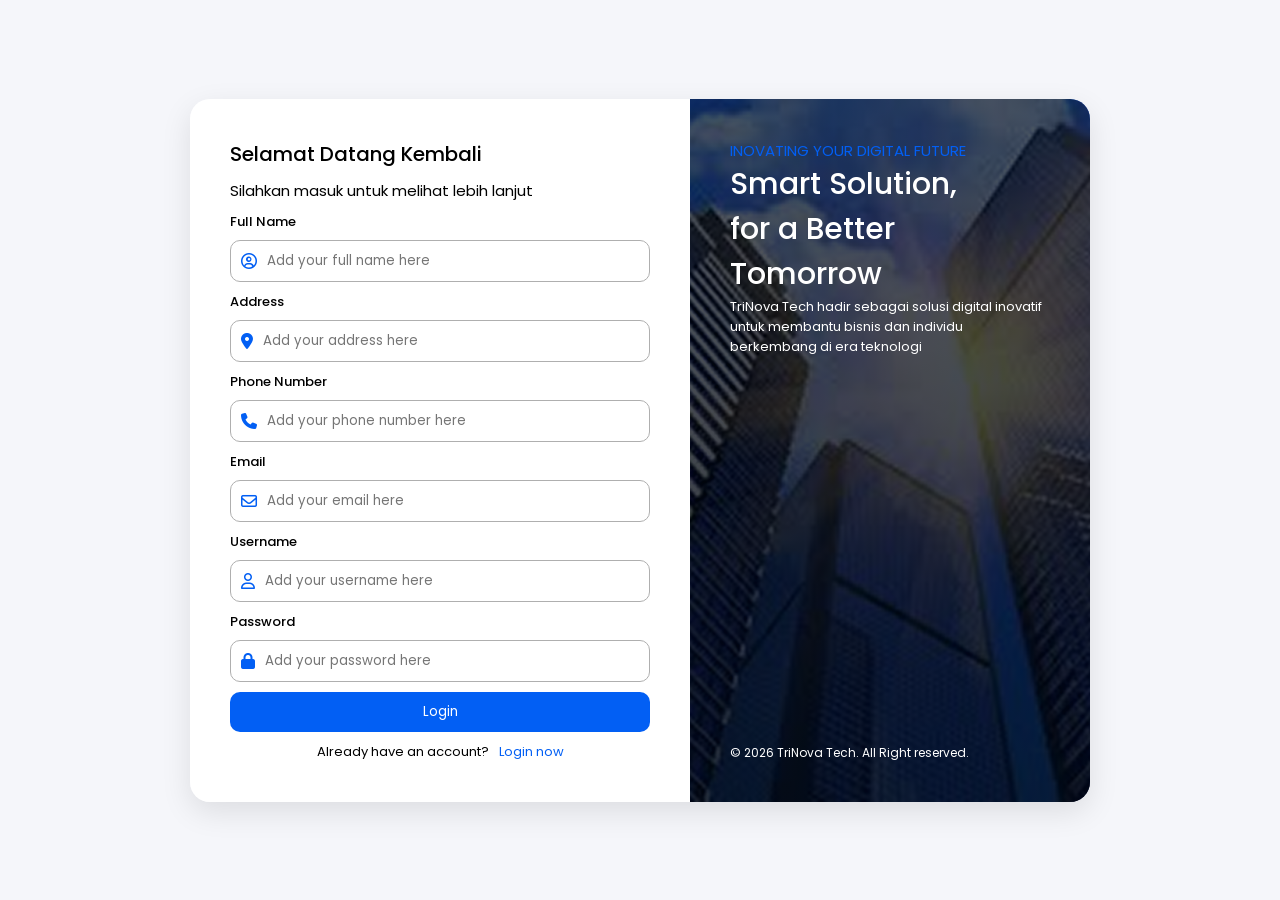
<file: register.html>
<!DOCTYPE html>
<html lang="en">
<head>
    <meta charset="UTF-8">
    <meta name="viewport" content="width=device-width, initial-scale=1.0">
    <title>Document</title>
    <link rel="stylesheet" href="css/login.css">
    <link rel="preconnect" href="https://fonts.googleapis.com">
    <link rel="preconnect" href="https://fonts.gstatic.com" crossorigin>
    <link href="https://fonts.googleapis.com/css2?family=Poppins:wght@100;200;300;400;500;600;700;800;900&display=swap" rel="stylesheet">
    <link rel="stylesheet" href="https://cdnjs.cloudflare.com/ajax/libs/font-awesome/6.5.1/css/all.min.css">
</head>
<body>

    <div class="container">
        <div class="form-sect">
            <!-- form -->
            <form action="">
                <h1>Selamat Datang Kembali</h1>
                <p>Silahkan masuk untuk melihat lebih lanjut</p>
                <div class="section">
                    <span>Full Name</span>
                    <div class="input-sect">
                        <i class="fa-regular fa-circle-user"></i>
                        <input type="text" placeholder="Add your full name here">
                    </div>
                </div>
                <div class="section">
                    <span>Address</span>
                    <div class="input-sect">
                        <i class="fa-solid fa-location-dot"></i>
                        <input type="text" placeholder="Add your address here">
                    </div>
                </div>
                <div class="section">
                    <span>Phone Number</span>
                    <div class="input-sect">
                        <i class="fa-solid fa-phone"></i>
                        <input type="text" placeholder="Add your phone number here">
                    </div>
                </div>
                <div class="section">
                    <span>Email</span>
                    <div class="input-sect">
                        <i class="fa-regular fa-envelope"></i>
                        <input type="text" placeholder="Add your email here">
                    </div>
                </div>
                <div class="section">
                    <span>Username</span>
                    <div class="input-sect">
                        <i class="fa-regular fa-user"></i>
                        <input type="text" placeholder="Add your username here">
                    </div>
                </div>
                <div class="section">
                    <span>Password</span>
                    <div class="input-sect">
                        <i class="fa-solid fa-lock"></i>
                        <input type="password" placeholder="Add your password here">
                    </div>
                </div>
                <button>Login </button>
                <div class="cta">
                    <p>Already have an account?</p>
                    <a href="login.html">Login now</a>
                </div>
            </form>
            <!-- banner -->
            <div class="banner">
                <h3>inovating your digital future</h3>
                <h1>Smart Solution, <br> for a Better Tomorrow</h1>
                <p>TriNova Tech hadir sebagai solusi digital inovatif untuk membantu bisnis dan individu berkembang di era teknologi</p>
                <p class="copyright">© 2026 TriNova Tech. All Right reserved.</p>
            </div>
        </div>
    </div>
   
</body>
</html>
</file>
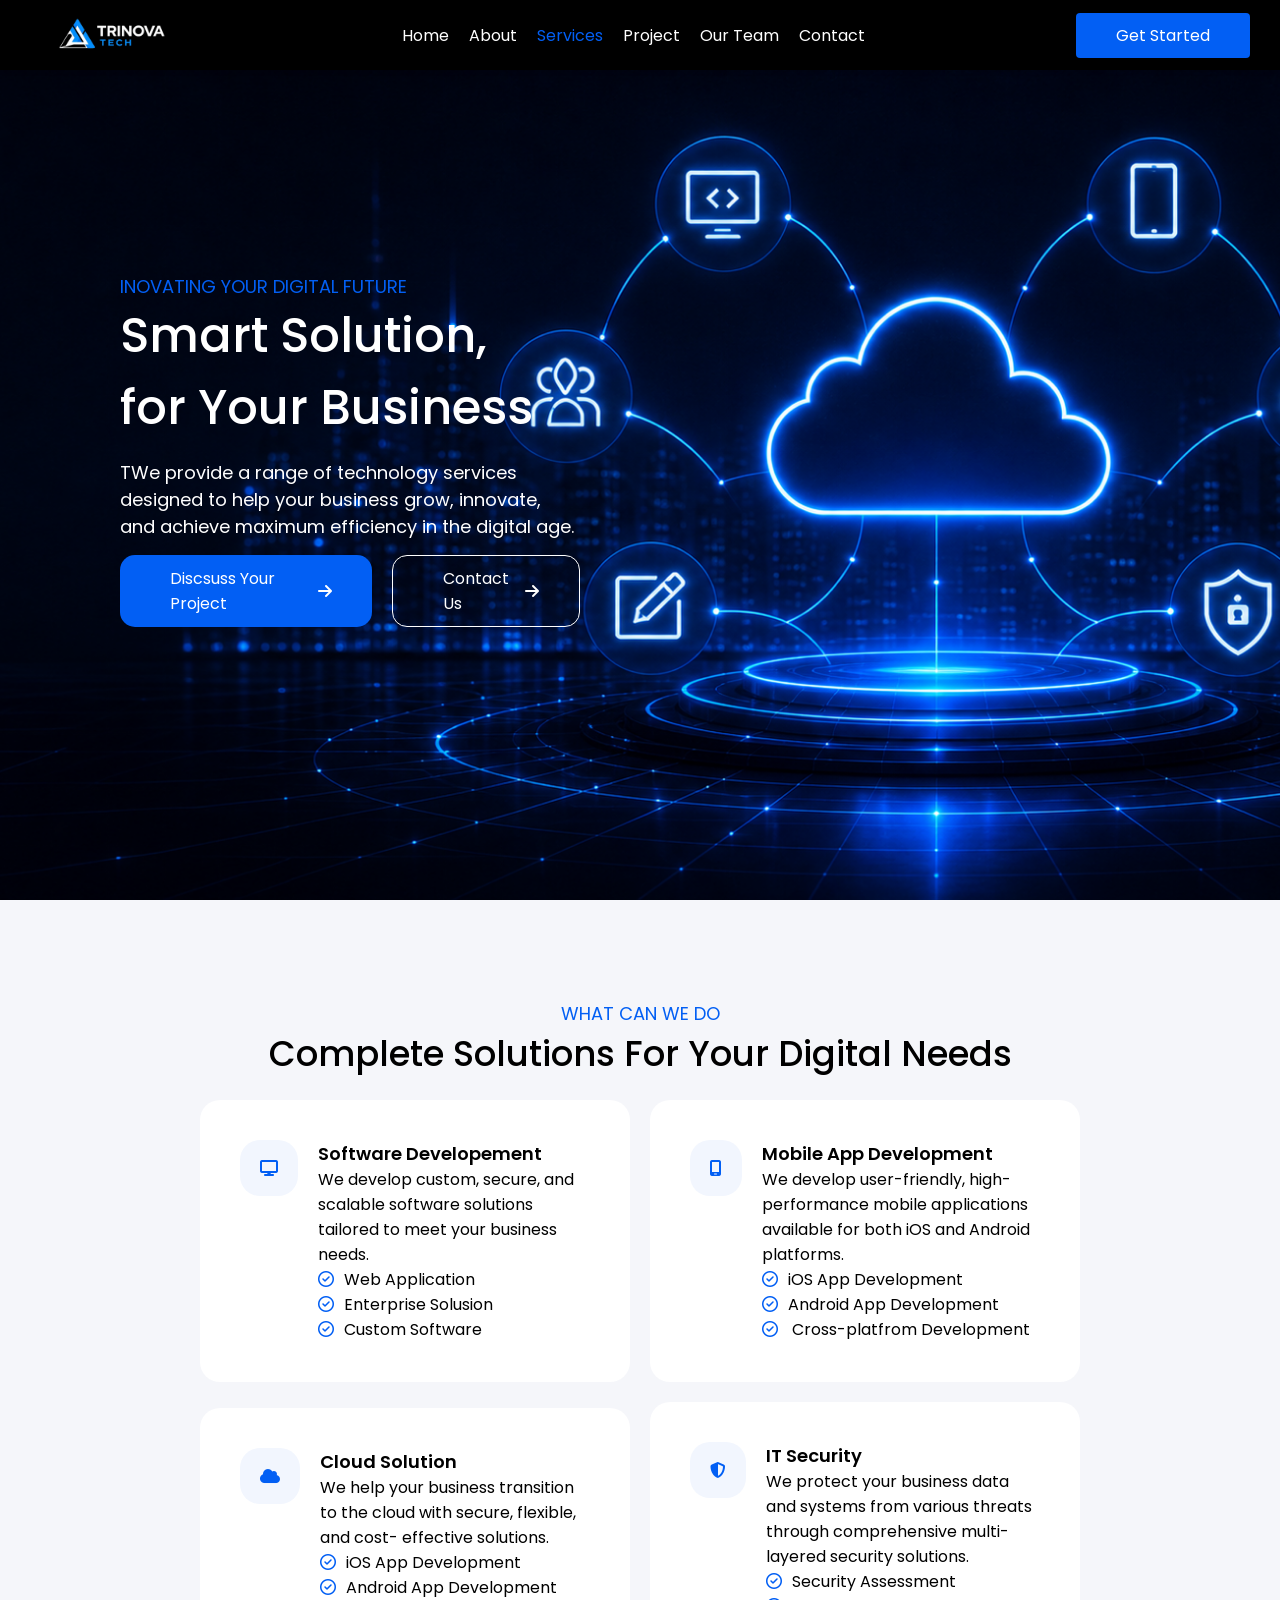
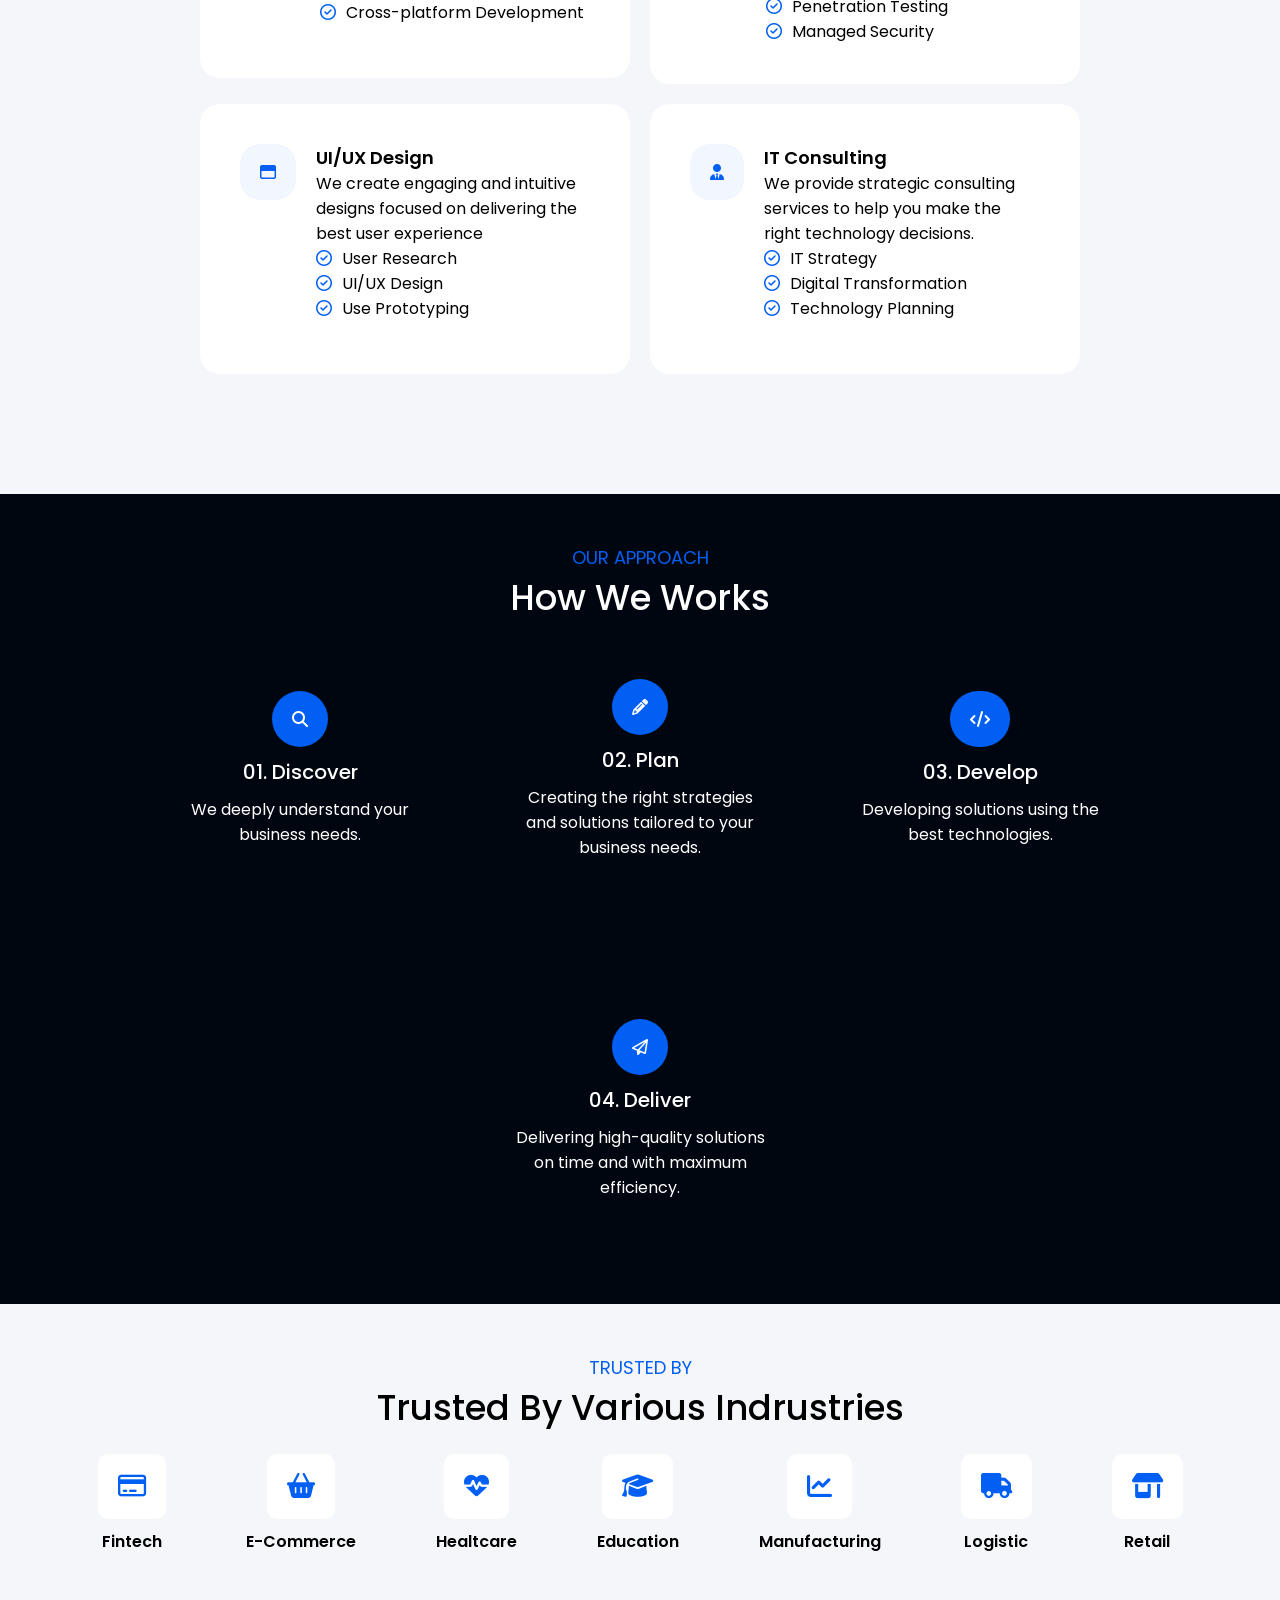
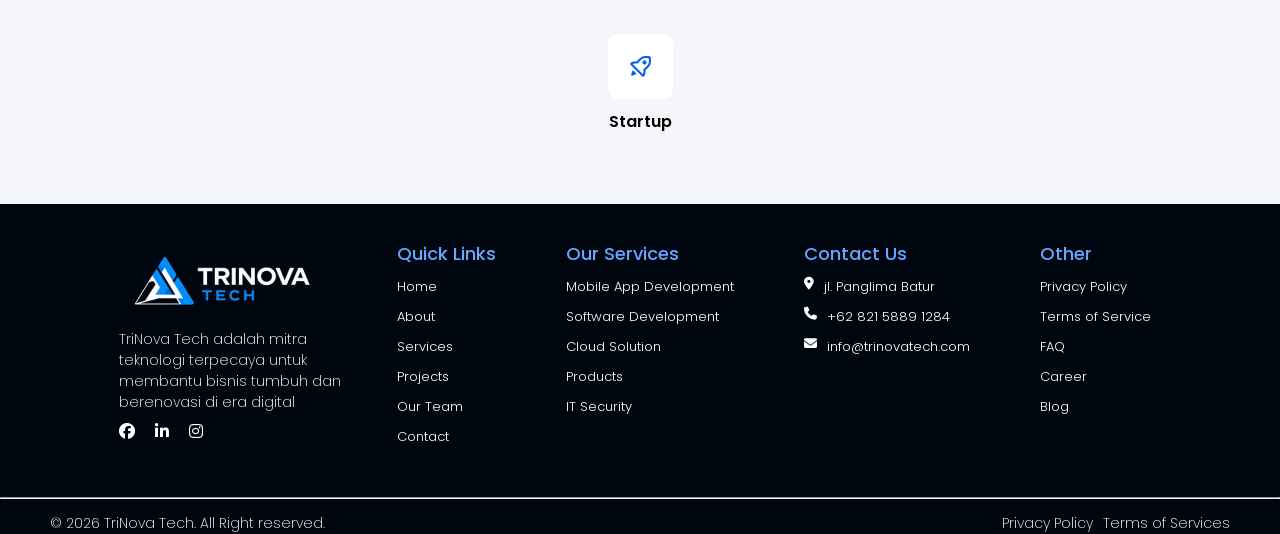
<file: services.html>
<!DOCTYPE html>
<html lang="en">
<head>
    <meta charset="UTF-8">
    <meta name="viewport" content="width=device-width, initial-scale=1.0">
    <title>Document</title>
    <link rel="stylesheet" href="css/services.css">
    <link rel="preconnect" href="https://fonts.googleapis.com">
    <link rel="preconnect" href="https://fonts.gstatic.com" crossorigin>
    <link href="https://fonts.googleapis.com/css2?family=Poppins:wght@100;200;300;400;500;600;700;800;900&display=swap" rel="stylesheet">
    <link rel="stylesheet" href="https://cdnjs.cloudflare.com/ajax/libs/font-awesome/6.5.1/css/all.min.css">
    <link rel="stylesheet" href="https://site-assets. fontawesome.com/releases/v6.4.2/css/all.css">
    <link href='https://unpkg.com/boxicons@2.1.4/css/boxicons.min.css' rel='stylesheet'>
</head>
<body>
    <!-- header -->
    <div class="header">
        <div class="logo">
            <img src="img/logo-text-white.png" alt="Logo" style="width: 160px;">
        </div>
        <ul class="navbar">
            <li><a href="index.html">Home</a></li>
            <li><a href="about.html">About</a></li>
            <li><a href="services.html" style="color: var(--blue-primary);">Services</a></li>
            <li><a href="product.html">Project</a></li>
            <li><a href="team.html">Our Team</a></li>
            <li><a href="contact.html">Contact</a></li>
        </ul>
        <button>Get Started</button>
    </div>

    <!-- Banner -->
    <div class="banner">
        <div class="sect-one">
            <h5 class="reveal">inovating your digital future</h5>
            <h1 class="reveal">Smart Solution,</h1>
            <h1 class="reveal">for Your Business</h1>
            <p class="reveal">TWe provide a range of technology services designed to help your business grow, innovate, and achieve maximum efficiency in the digital age.</p>
            <div class="button-section">
                <div class="btn reveal" onclick="window.location='contact.html'" style="background-color: var(--blue-primary);"><a href=""></a>Discsuss Your Project<i class="fa-solid fa-arrow-right"></i></div>
                <div class="btn reveal" onclick="window.location='contact.html'" style="border: 1px solid white;"><a href=""></a>Contact Us<i class="fa-solid fa-arrow-right"></i></div>
            </div>
        </div>
        <div class="sect-one"></div>
    </div>

    <div class="services">
        <h5 class="reveal">what can we do</h5>
        <h1 class="reveal">Complete Solutions For Your Digital Needs</h1>
        <div class="card-section">
            <!-- card -->
            <div class="card reveal">
                <i class="fa-solid fa-display logo-card"></i>
                <div class="card-sect">
                    <h4>Software Developement</h4>
                    <p>We develop custom, secure, and scalable software solutions tailored to meet your business needs.</p>
                    <ul>
                        <li><i class="fa-regular fa-circle-check logo-2"></i>Web Application</li>
                        <li><i class="fa-regular fa-circle-check logo-2"></i>Enterprise Solusion</li>
                        <li><i class="fa-regular fa-circle-check logo-2"></i>Custom Software</li>
                    </ul>
                </div>
            </div>
            <div class="card reveal">
                <i class="fa-solid fa-mobile-screen logo-card"></i>
                <div class="card-sect">
                    <h4>Mobile App Development</h4>
                    <p>We develop user-friendly, high-
                        performance mobile
                        applications available for both
                        iOS and Android platforms.
                    </p>
                    <ul>
                        <li><i class="fa-regular fa-circle-check logo-2"></i>iOS App Development</li>
                        <li><i class="fa-regular fa-circle-check logo-2"></i>Android App Development</li>
                        <li><i class="fa-regular fa-circle-check logo-2"></i>
                        Cross-platfrom Development</li>
                    </ul>
                </div>
            </div>
            <div class="card reveal">
                <i class="fa-solid fa-cloud logo-card"></i>
                <div class="card-sect">
                    <h4>Cloud Solution</h4>
                    <p>We help your business
                    transition to the cloud with
                    secure, flexible, and cost-
                    effective solutions.
                    </p>
                    <ul>
                        <li><i class="fa-regular fa-circle-check logo-2"></i>iOS App Development</li>
                        <li><i class="fa-regular fa-circle-check logo-2"></i>Android App Development</li>
                        <li><i class="fa-regular fa-circle-check logo-2"></i>Cross-platform Development</li>
                    </ul>
                </div>
            </div>
            <div class="card reveal">
                <i class="fa-solid fa-shield-halved logo-card"></i>
                <div class="card-sect">
                    <h4>IT Security</h4>
                    <p>We protect your business data
                    and systems from various
                    threats through comprehensive
                    multi-layered security solutions.
                    </p>
                    <ul>
                        <li><i class="fa-regular fa-circle-check logo-2"></i>Security Assessment</li>
                        <li><i class="fa-regular fa-circle-check logo-2"></i>Penetration Testing</li>
                        <li><i class="fa-regular fa-circle-check logo-2"></i>Managed Security</li>
                    </ul>
                </div>
            </div>
            <div class="card reveal">
                <i class="fa-regular fa-window-maximize logo-card"></i>
                <div class="card-sect">
                    <h4>UI/UX Design</h4>
                    <p>We create engaging and
                    intuitive designs focused on
                    delivering the best user
                    experience
                    </p>
                    <ul>
                        <li><i class="fa-regular fa-circle-check logo-2"></i>User Research</li>
                        <li><i class="fa-regular fa-circle-check logo-2"></i>UI/UX Design</li>
                        <li><i class="fa-regular fa-circle-check logo-2"></i>Use Prototyping</li>
                    </ul>
                </div>
            </div>
            <div class="card reveal">
                <i class="fa-solid fa-user-tie logo-card"></i>
                <div class="card-sect">
                    <h4>    IT Consulting</h4>
                    <p>We provide strategic consulting
                    services to help you make the
                    right technology decisions.</p>
                    <ul>
                        <li><i class="fa-regular fa-circle-check logo-2"></i>IT Strategy</li>
                        <li><i class="fa-regular fa-circle-check logo-2"></i>Digital Transformation</li>
                        <li><i class="fa-regular fa-circle-check logo-2"></i>Technology Planning</li>
                    </ul>
                </div>
            </div>
        </div>
    </div>

    <div class="appr">
        <h5 class="reveal">our approach</h5>
        <h1 style="color: white;" class="reveal">How We Works</h1>
        <div class="card-section">
            <div class="card-2 reveal">
                <i class="fa-solid fa-magnifying-glass"></i>
                <h4>01. Discover</h4>
                <p>We deeply understand your business needs.</p>
            </div>
            <div class="card-2 reveal">
               <i class="fa-solid fa-pencil"></i>
                <h4>02. Plan</h4>
                <p>Creating the right strategies
            and solutions tailored to your
            business needs.</p>
            </div>
            <div class="card-2 reveal">
                <i class="fa-solid fa-code"></i>
                <h4>03. Develop</h4>
                <p>Developing solutions
                using the best
                technologies.
                </p>
            </div>
            <div class="card-2 reveal ">
                <i class="fa-regular fa-paper-plane"></i>
                <h4>04. Deliver</h4>
                <p>Delivering high-quality
            solutions on time and
            with maximum efficiency.</p>
            </div>
        </div>
    </div>

    <div class="trusted">
        <h5 class="reveal">trusted by</h5>
        <h1 class="reveal">Trusted By Various Indrustries</h1>
        <div class="card-section">
            <div class="card-3 reveal">
                <i class="fa-regular fa-credit-card"></i>
                <h4>Fintech</h4>
            </div>
            <div class="card-3 reveal">
                <i class="fa-solid fa-basket-shopping"></i>
                <h4>E-Commerce</h4>
            </div>
            <div class="card-3 reveal">
                <i class="fa-solid fa-heart-pulse"></i>
                <h4>Healtcare</h4>
            </div>
            <div class="card-3 reveal">
                <i class="fa-solid fa-graduation-cap"></i>
                <h4>Education</h4>
            </div>
            <div class="card-3 reveal">
                <i class="fa-solid fa-chart-line"></i>
                <h4>Manufacturing</h4>
            </div>
            <div class="card-3 reveal">
                <i class="fa-solid fa-truck"></i>
                <h4>Logistic</h4>
            </div>
            <div class="card-3 reveal">
                <i class="fa-solid fa-shop"></i>
                <h4>Retail</h4>
            </div>
            <div class="card-3 reveal">
                <i class="bx bx-rocket"></i>
                <h4>Startup</h4>
            </div>
        </div>
    </div>

    <!-- footer -->
    <div class="footer">
        <div class="content-footer">
            <div class="frame-one">
                <img src="img/logo-text-white.png" alt="" style="width: 200px;">
                <p>TriNova Tech adalah mitra teknologi terpecaya untuk membantu bisnis tumbuh dan berenovasi di era digital</p>
                <div class="logomeds">
                    <i class="fa-brands fa-facebook"></i>
                    <i class="fa-brands fa-linkedin-in"></i>
                    <i class="fa-brands fa-instagram"></i>
                </div>
            </div>
            <div class="frame-list">
                <div class="list">
                    <h4>Quick Links</h4>
                    <div class="list-menu">
                        <a href="index.html">Home</a>
                        <a href="about.html">About</a>
                        <a href="services.html">Services</a>
                        <a href="product.html">Projects</a>
                        <a href="team.html">Our Team</a>
                        <a href="contact.html">Contact</a>
                    </div>
                </div>
                <div class="list">
                    <h4>Our Services</h4>
                    <div class="list-menu">
                        <a href="product.html">Mobile App Development</a>
                        <a href="product.html">Software Development</a>
                        <a href="product.html">Cloud Solution</a>
                        <a href="product.html">Products</a>
                        <a href="product.html">IT Security</a>
                    </div>
                </div>
                <div class="list">
                    <h4>Contact Us</h4>
                    <div class="list-menu">
                        <a href="contact.html"><i class="fa-solid fa-location-dot"></i>jl. Panglima Batur</a>
                        <a href="contact.html"><i class="fa-solid fa-phone"></i>+62 821 5889 1284</a>
                        <a href="contact.html"><i class="fa-solid fa-envelope"></i>info@trinovatech.com</a>
                    </div>
                </div>
                <div class="list">
                    <h4>Other</h4>
                    <div class="list-menu">
                        <a href="privacy-policy.html">Privacy Policy</a>
                        <a href="terms-service.html">Terms of Service</a>
                        <a href="faq.html">FAQ</a>
                        <a href="career.html">Career</a>
                        <a href="blog.html">Blog</a>
                    </div>
                </div>
            </div>
        </div>
        <hr>
        <div class="new">
            <div class="oneo">
                <p style="color: white;">© 2026 TriNova Tech. All Right reserved. </p>
            </div>
            <div class="twot">
                <p style="color: white;">Privacy Policy</p>
                <p style="color: white;">Terms of Services</p>
            </div>
        </div>
    </div>
    <script src="js/loading.js"></script>
</body>
</html>
</file>
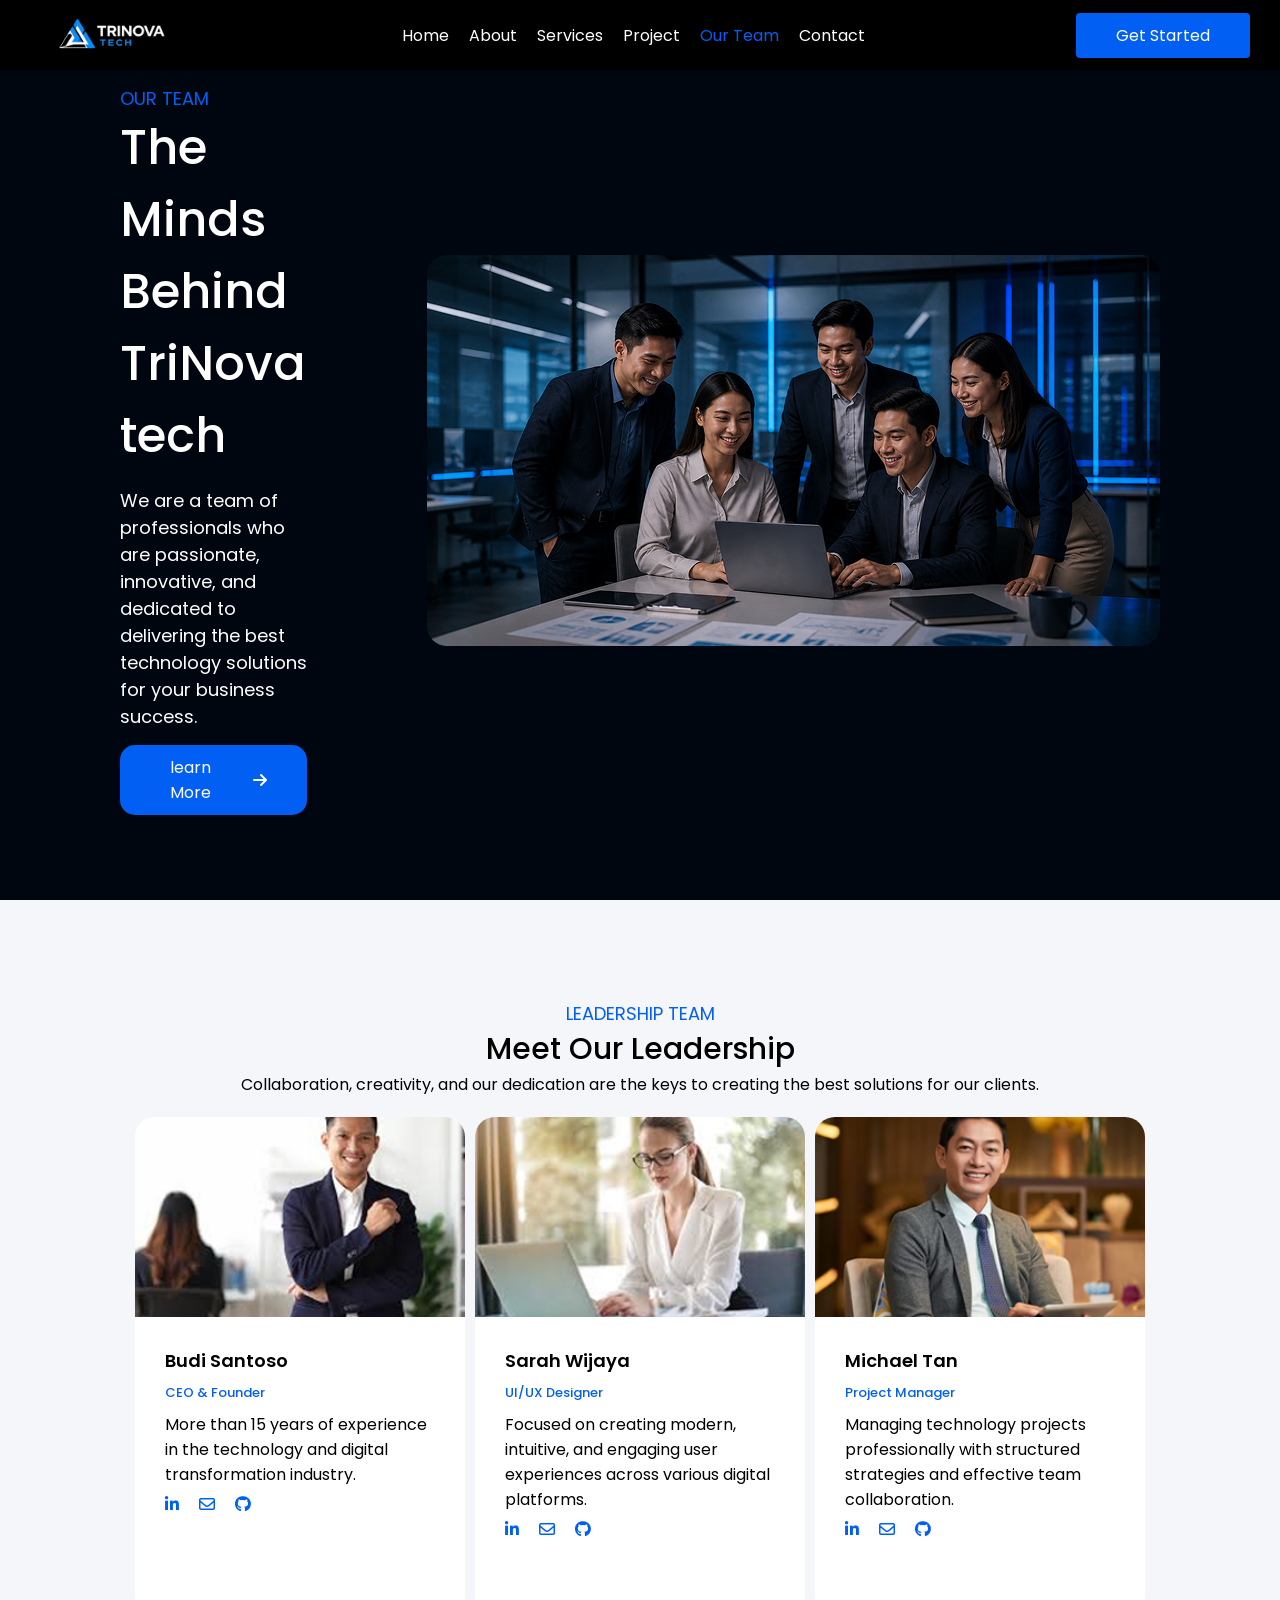
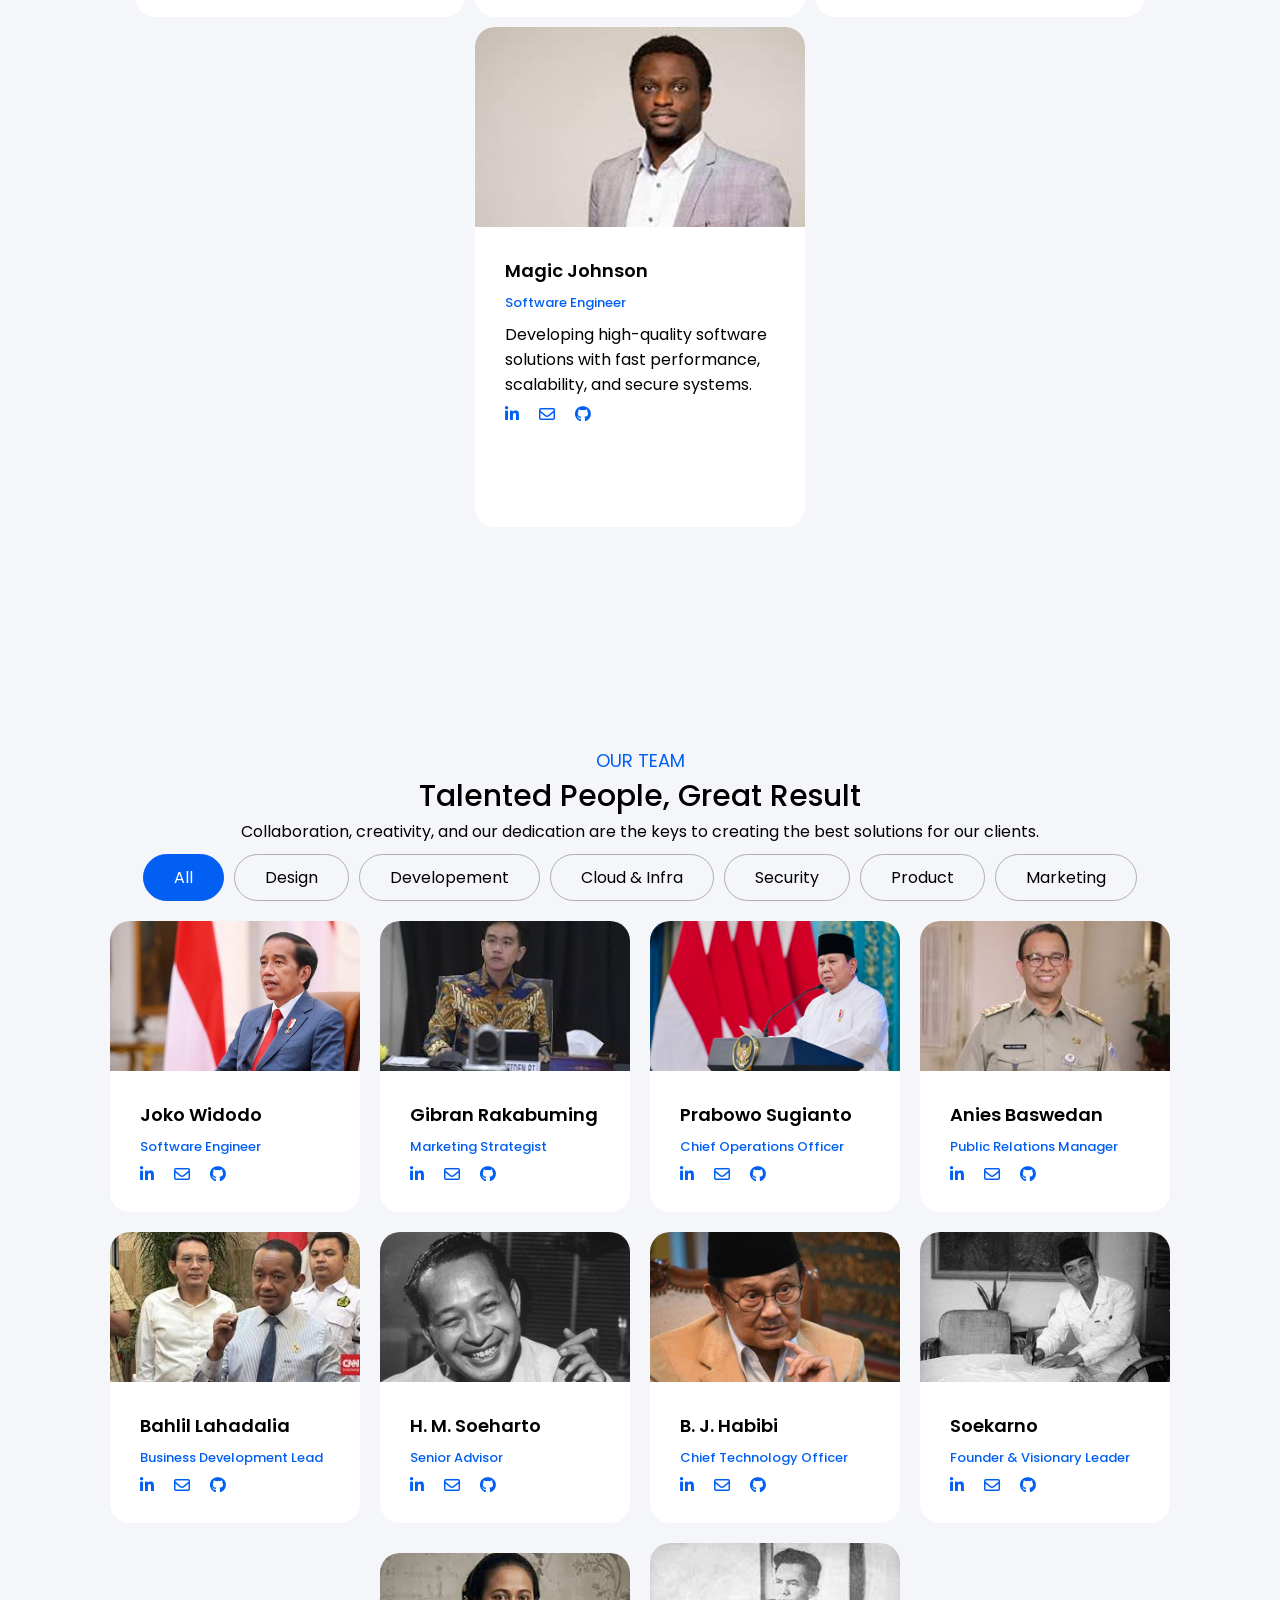
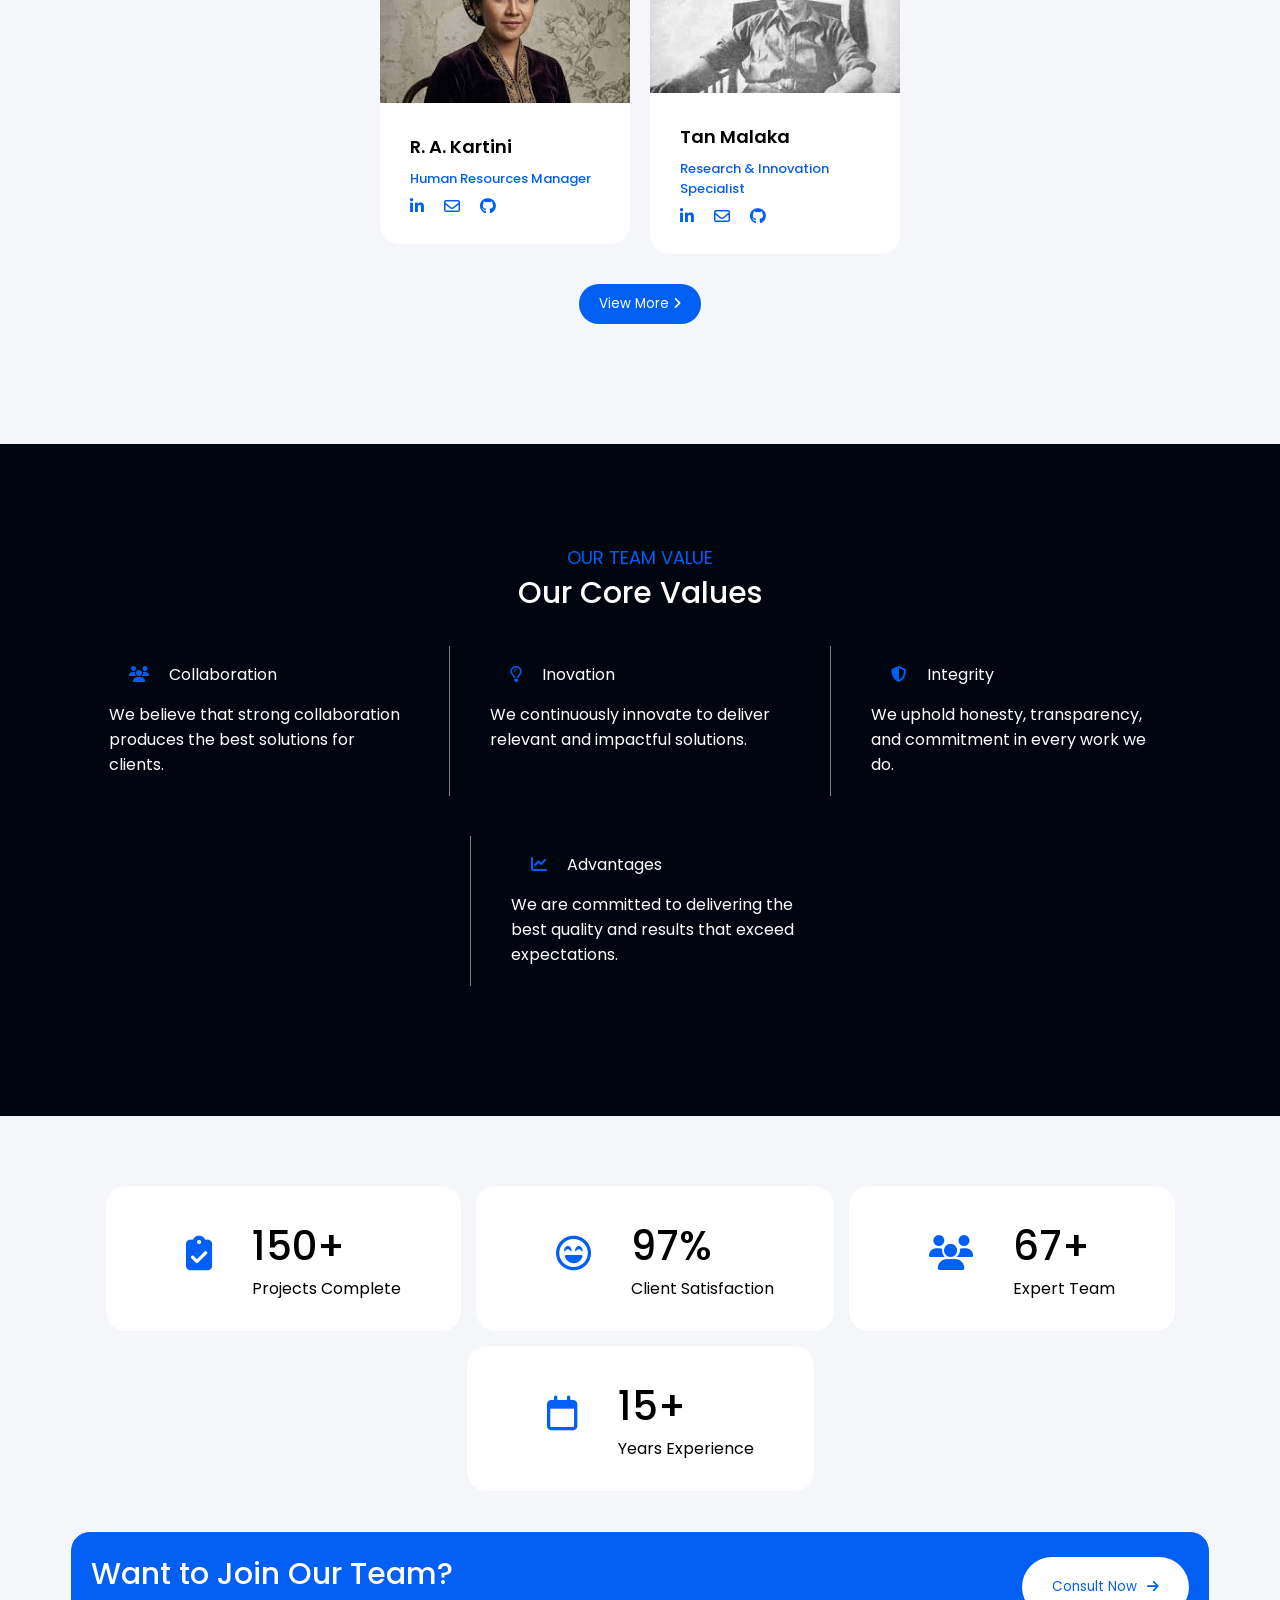
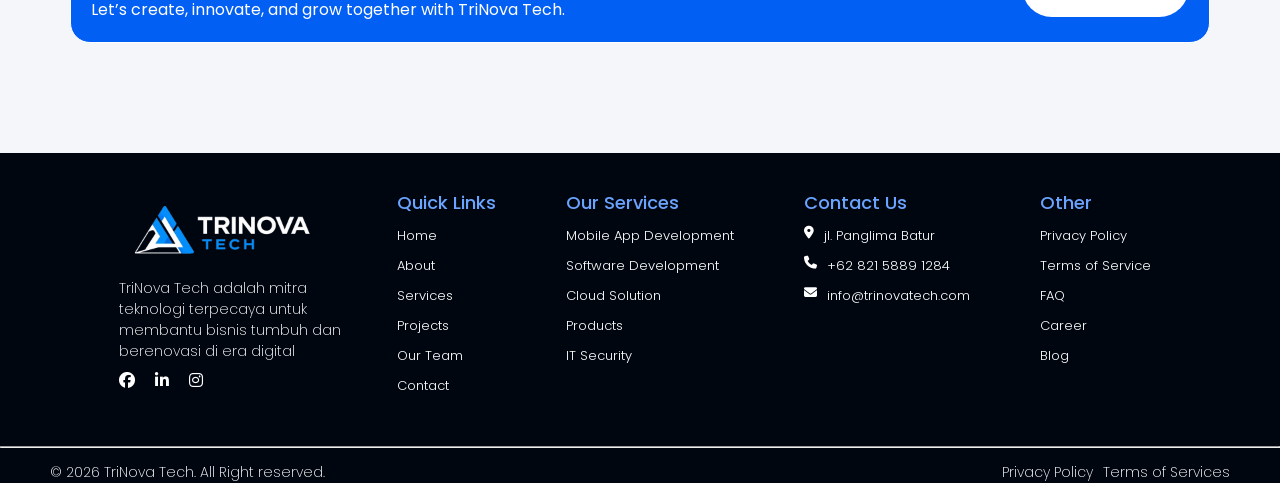
<file: team.html>
<!DOCTYPE html>
<html lang="en">
<head>
    <meta charset="UTF-8">
    <meta name="viewport" content="width=device-width, initial-scale=1.0">
    <title>Document</title>
    <link rel="stylesheet" href="css/team.css">
    <link rel="preconnect" href="https://fonts.googleapis.com">
    <link rel="preconnect" href="https://fonts.gstatic.com" crossorigin>
    <link href="https://fonts.googleapis.com/css2?family=Poppins:wght@100;200;300;400;500;600;700;800;900&display=swap" rel="stylesheet">
    <link rel="stylesheet" href="https://cdnjs.cloudflare.com/ajax/libs/font-awesome/6.5.1/css/all.min.css">
    <link href='https://unpkg.com/boxicons@2.1.4/css/boxicons.min.css' rel='stylesheet'>
</head>
<body>
    <!-- header -->
    <div class="header">
        <div class="logo">
            <img src="img/logo-text-white.png" alt="Logo" style="width: 160px;">
        </div>
        <ul class="navbar">
            <li><a href="index.html">Home</a></li>
            <li><a href="about.html">About</a></li>
            <li><a href="services.html">Services</a></li>
            <li><a href="product.html" >Project</a></li>
            <li><a href="team.html" style="color: var(--blue-primary);">Our Team</a></li>
            <li><a href="contact.html">Contact</a></li>
        </ul>
        <button>Get Started</button>
    </div>

    <!-- Banner -->
    <div class="banner">
        <div class="sect-one">
            <h5 class="reveal">our team</h5>
            <h1 class="reveal">The Minds Behind</h1>
            <h1 class="reveal">TriNova tech</h1>
            <p class="reveal">We are a team of professionals who are passionate, innovative, and dedicated to delivering the best technology solutions for your business success.</p>
            <div class="button-section">
                <div class="btn reveal" onclick="document.querySelector('.leadership').scrollIntoView({behavior: 'smooth'})" style="background-color: var(--blue-primary);"><a href=""></a>learn More<i class="fa-solid fa-arrow-right"></i></div>
            </div>
        </div>
        <div class="sect-one reveal">
            <img src="img/placehorder/img-2.png" alt="">
        </div>
    </div>

    <div class="leadership">
        <h5 class="reveal">leadership team</h5>
        <h1 class="reveal">Meet Our Leadership</h1>
        <p class="reveal">Collaboration, creativity, and our dedication are the keys to creating the best solutions for our clients.</p>
        <div class="card-section">
            <!-- card -->
            <div class="card reveal">
                <img src="img/team/person-1.png" alt="">
                <div class="card-desc">
                    <h2>Budi Santoso</h2>
                    <h4>CEO & Founder</h4>
                    <p>More than 15 years of experience in the technology and digital transformation industry.</p>
                    <div class="medsos">
                        <i class="fa-brands fa-linkedin-in"></i>
                        <i class="fa-regular fa-envelope"></i>
                        <i class="fa-brands fa-github"></i>
                    </div>
                </div>
            </div>
            <!-- card -->
            <div class="card reveal">
                <img src="img/team/person-2.png" alt="">
                <div class="card-desc">
                    <h2>Sarah Wijaya</h2>
                    <h4>UI/UX Designer</h4>
                    <p>Focused on creating modern, intuitive, and engaging user experiences across various digital platforms.</p>
                    <div class="medsos">
                        <i class="fa-brands fa-linkedin-in"></i>
                        <i class="fa-regular fa-envelope"></i>
                        <i class="fa-brands fa-github"></i>
                    </div>
                </div>
            </div>
            <!-- card -->
            <div class="card reveal">
                <img src="img/team/person-3.png" alt="">
                <div class="card-desc">
                    <h2>Michael Tan</h2>
                    <h4>Project Manager</h4>
                    <p>Managing technology projects professionally with structured strategies and effective team collaboration.</p>
                    <div class="medsos">
                        <i class="fa-brands fa-linkedin-in"></i>
                        <i class="fa-regular fa-envelope"></i>
                        <i class="fa-brands fa-github"></i>
                    </div>
                </div>
            </div>
            <!-- card -->
            <div class="card reveal">
                <img src="img/team/person-4.png" alt="">
                <div class="card-desc">
                    <h2>Magic Johnson</h2>
                    <h4>Software Engineer</h4>
                    <p>Developing high-quality software solutions with fast performance, scalability, and secure systems.</p>
                    <div class="medsos">
                        <i class="fa-brands fa-linkedin-in"></i>
                        <i class="fa-regular fa-envelope"></i>
                        <i class="fa-brands fa-github"></i>
                    </div>
                </div>
            </div>
        </div>
    </div>

    <div class="team">
        <h5 class="reveal">our team</h5>
        <h1 class="reveal">Talented People, Great Result</h1>
        <p>Collaboration, creativity, and our dedication are the keys to creating the best solutions for our clients.</p>
        <div class="card-section">
            <div class="card-2 active-2 reveal">All</div>
            <div class="card-2 reveal">Design</div>
            <div class="card-2 reveal">Developement</div>
            <div class="card-2 reveal">Cloud & Infra</div>
            <div class="card-2 reveal">Security</div>
            <div class="card-2 reveal">Product</div>
            <div class="card-2 reveal">Marketing</div>
        </div>
        <div class="card-section">
            <div class="card-3 reveal">
                <img src="img/team/person-5.jpg" alt="">
                <div class="card-desc">
                    <h2>Joko Widodo</h2>
                    <h4>Software Engineer</h4>
                    <div class="medsos">
                        <i class="fa-brands fa-linkedin-in"></i>
                        <i class="fa-regular fa-envelope"></i>
                        <i class="fa-brands fa-github"></i>
                    </div>
                </div>
            </div>
            <div class="card-3 reveal">
                <img src="img/team/person-6.jpg" alt="">
                <div class="card-desc">
                    <h2>Gibran Rakabuming</h2>
                    <h4>Marketing Strategist</h4>
                    <div class="medsos">
                        <i class="fa-brands fa-linkedin-in"></i>
                        <i class="fa-regular fa-envelope"></i>
                        <i class="fa-brands fa-github"></i>
                    </div>
                </div>
            </div>
            <div class="card-3 reveal">
                <img src="img/team/person-7.jpg" alt="">
                <div class="card-desc">
                    <h2>Prabowo Sugianto</h2>
                    <h4>Chief Operations Officer</h4>
                    <div class="medsos">
                        <i class="fa-brands fa-linkedin-in"></i>
                        <i class="fa-regular fa-envelope"></i>
                        <i class="fa-brands fa-github"></i>
                    </div>
                </div>
            </div>
            <div class="card-3 reveal">
                <img src="img/team/person-8.jpg" alt="">
                <div class="card-desc">
                    <h2>Anies Baswedan</h2>
                    <h4>Public Relations Manager</h4>
                    <div class="medsos">
                        <i class="fa-brands fa-linkedin-in"></i>
                        <i class="fa-regular fa-envelope"></i>
                        <i class="fa-brands fa-github"></i>
                    </div>
                </div>
            </div>
            <div class="card-3 reveal">
                <img src="img/team/person-9.jpg" alt="">
                <div class="card-desc">
                    <h2>Bahlil Lahadalia</h2>
                    <h4>Business Development Lead</h4>
                    <div class="medsos">
                        <i class="fa-brands fa-linkedin-in"></i>
                        <i class="fa-regular fa-envelope"></i>
                        <i class="fa-brands fa-github"></i>
                    </div>
                </div>
            </div>
            <div class="card-3 reveal">
                <img src="img/team/person-10.jpg" alt="">
                <div class="card-desc">
                    <h2>H. M. Soeharto</h2>
                    <h4>Senior Advisor</h4>
                    <div class="medsos">
                        <i class="fa-brands fa-linkedin-in"></i>
                        <i class="fa-regular fa-envelope"></i>
                        <i class="fa-brands fa-github"></i>
                    </div>
                </div>
            </div>
            <div class="card-3 reveal">
                <img src="img/team/person-11.jpeg" alt="">
                <div class="card-desc">
                    <h2>B. J. Habibi</h2>
                    <h4>Chief Technology Officer</h4>
                    <div class="medsos">
                        <i class="fa-brands fa-linkedin-in"></i>
                        <i class="fa-regular fa-envelope"></i>
                        <i class="fa-brands fa-github"></i>
                    </div>
                </div>
            </div>
            <div class="card-3 reveal">
                <img src="img/team/person-12.jpg" alt="">
                <div class="card-desc">
                    <h2>Soekarno</h2>
                    <h4>Founder & Visionary Leader</h4>
                    <div class="medsos">
                        <i class="fa-brands fa-linkedin-in"></i>
                        <i class="fa-regular fa-envelope"></i>
                        <i class="fa-brands fa-github"></i>
                    </div>
                </div>
            </div>
            <div class="card-3 reveal">
                <img src="img/team/person-13.jpg" alt="">
                <div class="card-desc">
                    <h2>R. A. Kartini</h2>
                    <h4>Human Resources Manager</h4>
                    <div class="medsos">
                        <i class="fa-brands fa-linkedin-in"></i>
                        <i class="fa-regular fa-envelope"></i>
                        <i class="fa-brands fa-github"></i>
                    </div>
                </div>
            </div>
            <div class="card-3 reveal">
                <img src="img/team/person-14.jpg" alt="">
                <div class="card-desc">
                    <h2>Tan Malaka</h2>
                    <h4>Research & Innovation Specialist</h4>
                    <div class="medsos">
                        <i class="fa-brands fa-linkedin-in"></i>
                        <i class="fa-regular fa-envelope"></i>
                        <i class="fa-brands fa-github"></i>
                    </div>
                </div>
            </div>
        </div>
        <button class="btn-2 reveal">View More <i class="fa-solid fa-angle-right"></i> </button>
    </div>

    <div class="values">
        <h5 class="reveal">our team value</h5>
        <h1 class="reveal">Our Core Values</h1>
        <div class="card-section">
            <div class="card-4 reveal">
                <div class="logo-list">
                    <i class="fa-solid fa-users"></i>
                    <p>Collaboration</p>
                </div>
                <p>We believe that strong collaboration produces the best solutions for clients.</p>
            </div>
            <hr class="reveal">
            <div class="card-4 reveal">
                <div class="logo-list">
                    <i class="fa-regular fa-lightbulb"></i>
                    <p>Inovation</p>
                </div>
                <p>We continuously innovate to deliver relevant and impactful solutions.</p>
            </div>
            <hr class="reveal">
            <div class="card-4 reveal">
                <div class="logo-list">
                    <i class="fa-solid fa-shield-halved"></i>
                    <p>Integrity</p>
                </div>
                <p>We uphold honesty, transparency, and commitment in every work we do.</p>
            </div>
            <hr class="reveal">
            <div class="card-4 reveal">
                <div class="logo-list">
                    <i class="fa-solid fa-chart-line"></i>
                    <p>Advantages</p>
                </div>
                <p>We are committed to delivering the best quality and results that exceed expectations.</p>
            </div>
        </div>
    </div>

    <div class="container">
        <div class="card-section">
            <div class="card-5 reveal">
                <i class="fa-solid fa-clipboard-check"></i>
                <div class="card-5-desc">
                    <h4>150+</h4>
                    <p>Projects Complete</p>
                </div>
            </div>
            <div class="card-5 reveal">
                <i class="fa-regular fa-face-laugh-beam"></i>
                <div class="card-5-desc">
                    <h4>97%</h4>
                    <p>Client Satisfaction</p>
                </div>
            </div>
            <div class="card-5 reveal">
                <i class="fa-solid fa-users"></i>
                <div class="card-5-desc">
                    <h4>67+</h4>
                    <p>Expert Team</p>
                </div>
            </div>
            <div class="card-5 reveal">
               <i class="fa-regular fa-calendar"></i>
                <div class="card-5-desc">
                    <h4>15+</h4>
                    <p>Years Experience</p>
                </div>
            </div>
        </div>
        <div class="cta">
            <div class="cta-desc">
                <h1>Want to Join Our Team?</h1>
                <p>Let’s create, innovate, and grow together with TriNova Tech.</p>
            </div>
            <button>Consult Now <i class="fa-solid fa-arrow-right"></i></button>
        </div>
    </div>


    <!-- footer -->
    <div class="footer">
        <div class="content-footer">
            <div class="frame-one">
                <img src="img/logo-text-white.png" alt="" style="width: 200px;">
                <p>TriNova Tech adalah mitra teknologi terpecaya untuk membantu bisnis tumbuh dan berenovasi di era digital</p>
                <div class="logomeds">
                    <i class="fa-brands fa-facebook"></i>
                    <i class="fa-brands fa-linkedin-in"></i>
                    <i class="fa-brands fa-instagram"></i>
                </div>
            </div>
            <div class="frame-list">
                <div class="list">
                    <h4>Quick Links</h4>
                    <div class="list-menu">
                        <a href="index.html">Home</a>
                        <a href="about.html">About</a>
                        <a href="services.html">Services</a>
                        <a href="product.html">Projects</a>
                        <a href="team.html">Our Team</a>
                        <a href="contact.html">Contact</a>
                    </div>
                </div>
                <div class="list">
                    <h4>Our Services</h4>
                    <div class="list-menu">
                        <a href="product.html">Mobile App Development</a>
                        <a href="product.html">Software Development</a>
                        <a href="product.html">Cloud Solution</a>
                        <a href="product.html">Products</a>
                        <a href="product.html">IT Security</a>
                    </div>
                </div>
                <div class="list">
                    <h4>Contact Us</h4>
                    <div class="list-menu">
                        <a href="contact.html"><i class="fa-solid fa-location-dot"></i>jl. Panglima Batur</a>
                        <a href="contact.html"><i class="fa-solid fa-phone"></i>+62 821 5889 1284</a>
                        <a href="contact.html"><i class="fa-solid fa-envelope"></i>info@trinovatech.com</a>
                    </div>
                </div>
                <div class="list">
                    <h4>Other</h4>
                    <div class="list-menu">
                        <a href="privacy-policy.html">Privacy Policy</a>
                        <a href="terms-service.html">Terms of Service</a>
                        <a href="faq.html">FAQ</a>
                        <a href="career.html">Career</a>
                        <a href="blog.html">Blog</a>
                    </div>
                </div>
            </div>
        </div>
        <hr>
        <div class="new">
            <div class="oneo">
                <p style="color: white;">© 2026 TriNova Tech. All Right reserved. </p>
            </div>
            <div class="twot">
                <p style="color: white;">Privacy Policy</p>
                <p style="color: white;">Terms of Services</p>
            </div>
        </div>
    </div>
    <script src="js/loading.js"></script>
</body>
</html>
</file>
<file: css/about.css>
* {
    margin: 0;
    padding: 0;
    box-sizing: border-box;
    font-family: 'Poppins', sans-serif;
}

body {
    background-color: var(--soft-blue-white);
    scroll-behavior: smooth;
}

:root {
    --blue-primary: #025FF4;
    --soft-blue-white: #F5F6FA;
    --white: #FFFFFF;
    --dark-blue: #000610;
    --black: #000000;
    --soft-blue: #dee9ff;
    --grey: rgb(175, 175, 175);
}

.header {
    display: flex;
    justify-content: space-between;
    align-items: center;
    width: 100%;
    height: 70px;
    box-shadow: 0 2px 4px rgba(0, 0, 0, 0.1);
    background-color: var(--black);
    padding: 20px 30px;
    position: fixed;
    z-index: 999;
}

.header .logo img {
    display: flex;
    align-items: center;
    gap: 10px;
    padding: 20px;
}

.header .navbar {
    display: flex;
    align-items: center;
    gap: 20px;
    padding: 20px;
}

.navbar {
    list-style: none;
    display: flex;
    gap: 20px;
    color: white;
}

.navbar a{
    text-decoration: none;
    color: var(--white);
    font-size: 16px;
    transition: color 0.3s ease;
}

.navbar a:hover {
    color: var(--blue-primary);
}

.header button {
    padding: 10px 40px;
    background-color: var(--blue-primary);
    color: var(--white);
    border: none;
    border-radius: 4px;
    cursor: pointer;
    font-size: 16px;
    transition: all 0.3s ease;
}

.header button:hover {
    background-color: var(--white);
    color: var(--blue-primary);
}


/* ------------ALL SECTION DO-------------- */
h5 {
    font-size: 18px;
    color: var(--blue-primary);
    font-weight: 400;
    text-transform: uppercase;
}
h3 {
    font-size: 30px;
    color: var(--dark-blue);
    font-weight: 600;
}

.about h1, .values h1, .team-desc h1 {
    font-size: 35px;
    font-weight: 500;
}

/* -------------BANNEEEERRRRRRRRRRRRRRRRRRRRRR------------------- */
.banner {
    display: grid;
    background-image: url('../img/banner-2.png');
    background-size: cover;
    background-position: center;
    height: 100vh;
    width: 100%;
    grid-template-columns: repeat(2, 1fr);
    grid-template-rows: repeat(1, 1fr);
    padding: 60px;

}

.banner .sect-one {
    display: flex;
    flex-direction: column;
    justify-content: center;
    align-items: flex-start;
    gap: 0px;
    padding: 20px 60px;
}

.sect-one h1 {
    font-size: 48px;
    color: var(--white);
    font-weight: 500;
}

.sect-one p {
    font-size: 18px;
    color: var(--white);
    font-weight: 400;
    max-width: 500px;
    margin: 15px 0;
}

.button-section .btn {
    padding: 10px 40px;
    border: none;
    border-radius: 15px;
    cursor: pointer;
    font-size: 16px;
    transition: all 0.3s ease;
    display: flex;
    align-items: center;
    gap: 10px;
    color: var(--white);
}

.button-section {
    display: flex;
    gap: 20px;
}
.btn:hover {
    gap: 20px;
}


/* -----------------footer-------------------- */
.footer {
    display: flex ;
    align-items: center;
    justify-content: center;
    flex-direction: column;
    height: 330px;
    width:100%;
    gap: 20px;
    background-color: var(--dark-blue);
}

.footer hr {
    width: 100%;
}

.footer p {
    font-size: 14px;
    font-weight: 200;
}

.content-footer {
    display: flex;
    align-items: center;
    justify-content: center;
    color: white;
    gap: 20px;
    padding: 20px;
}

.frame-one {
    display: flex;
    flex-direction: column;
    width: 20%;
    gap: 10px;
}

.logomeds {
    display: flex;
    gap: 20px;
}

.frame-list .list {
    display: flex;
    flex-direction: column;
    gap: 10px;
    padding: 10px;
}

.frame-list .list h4 {
    font-size: 18px;
    font-weight: 500;
    color: #6ba4ff;
}

.list .list-menu{
    display: flex;
    flex-direction: column;
    gap: 10px;
}
.list-menu a {
    text-decoration: none;
    color: white;
    font-size: 13px;
    font-weight: 300;
    display: flex;
    flex-direction: row;
    gap: 10px;
}
.list-menu a:hover {
    color: var(--blue-primary);

}

.frame-list {
    display: flex;
    gap: 50px;
}

.new {
    display: flex;
    align-items: center;
    justify-content: space-between;
    height: 10px;
    width: 100%;
    padding: 0 50px;
}

.twot {
    display: flex;
    gap: 10px;
}

/* ---------------------------about------------------------------ */
.about {
    height: 80vh;
    display: flex;
    align-items: center;
    justify-content: center;
    flex-direction: row;
    padding: 80px;
    gap: 40px;
    overflow: hidden;
    transform: scale(1.3);
}

.about .desc {
    display: flex;
    flex-direction: column;
    width: 400px;
    gap: 10px;
}

.about .desc button {
    display: flex;
    align-items: center;
    justify-content: center;
    padding: 10px 30px;
    width: 180px;
    border: none;
    background-color: var(--blue-primary);
    color: var(--white);
    border-radius: 20px;
    margin: 10px 0;
    gap: 10px;
}

.about .desc button.active:hover {
    gap: 20px;
}

.card-section {
    display: flex;
    flex-direction: row;
    align-items: center;
    justify-content: center;
    gap: 20px;
    margin: 20px;
    flex-wrap: wrap;
}

.card {
    display: flex;
    justify-content: center;
    align-items: flex-start;
    flex-direction: column;
    background-color: white;
    padding: 30px;
    width: 300px;
    height: 300px;
    border-radius: 20px;
    gap: 10px;
}

.card.active:hover {
    transform: translateY(-4px);
}

.card h4 {
    font-weight: 600;
}

.card i, .card-2 i{
    display: flex;
    align-items: center;
    justify-content: center;
    padding: 10px;
    font-size: 25px;
    background-color: var(--soft-blue);
    border-radius: 200px;
    color: var(--blue-primary);
}

/* -------------------------values-------------------------- */
.values {
    height: 60vh;
    padding: 50px;
    display: flex;
    align-items: center;
    justify-content: center;
    flex-direction: column;
    overflow: hidden;
    transform: scale(1.1);
}

.card-2 {
    display: flex;
    flex-direction: column;
    background-color: white;
    justify-content: flex-start;
    align-items: flex-start;
    width: 300px;
    min-height: 220px;
    border-radius: 20px;
    padding: 30px;
    gap: 10px;
}

.card-2.active:hover {
    transform: translateY(-4px);
}

.logo-title {
    display: flex;
    justify-content: center;
    align-items: center;
    gap: 10px;
}

.logo-title p {
    font-weight: 500;
}

/* -------------------------our-team------------------------- */

.container-team {
    width: 100%;
    padding: 100px;
    display: flex;
    align-items: center;
    justify-content: center;
}

.container-t {
    display: flex;
    flex-direction: column;
}

.our-team {
    background-color: var(--dark-blue);
    width: 100%;
    border-radius: 20px;
    display: flex;
    flex-wrap: wrap;
    justify-content: space-between;
    align-items: center;
    flex-direction: row;
    padding: 50px;
    gap: 20px;
}

.team-desc {
    color: white;
    width: 400px;
    display: flex;
    flex-direction: column;
    justify-content: center;
    align-items: flex-start;
    gap: 10px;
    flex-wrap: wrap;
}

.team-desc button {
    padding: 10px 20px;
    display: flex;
    align-items: center;
    justify-content: center;
    gap: 10px;
    border-radius: 20px;
    color: white;
    border: 1px solid white;
    background: none;
    transition: all 0.3s ease-in;
}

.team-desc button:hover {
    background-color: white;
    color: black;
    gap: 15px;
    cursor: pointer;
}

.img-team {
    width: 600px;
    height: auto;
    object-fit: cover;
}

.container-t .card-section {
    display: flex;
    justify-content: center;
    align-items: center;
    margin-left: 0;
    background-color: var(--dark-blue);
    width: 100%;
    padding: 20px 40px;
    border-radius: 20px;
}

.card3-desc {
    color: white;
}
.card3-desc h2 {
    color: white;
    font-weight: 500 ;
}

.card-3 {
    display: flex;
    align-items: center;
    justify-content: center;
    width: 300px;
}

.card-3 i {
    color: var(--blue-primary);
    font-size: 50px;
    padding-right: 20px;
}

.qa {
    width: 100%;
    height: fit-content;
    background-color: var(--blue-primary);
    color: white;
    padding: 30px;
    border-radius: 20px;
    display: flex;
    justify-content: space-between;
}
.qa h4 {
    font-size: 25px;
    font-weight: 500;
}
.qa button {
    padding: 10px 40px;
    background-color: white;
    border: none;
    color: var(--blue-primary);
    border-radius: 30px;
    font-size: 20px;
    display: flex;
    align-items: center;
    justify-content: center;
    gap: 10px;
}

.qa button.active:hover {
    gap: 20px;
}

/* reveal */
.reveal {
    transform: translateY(10px);
    opacity: 0;
    transition: all 0.7s ease;
}

.reveal.active {
    transform: translateY(0);
    opacity: 1;
}

/* Hover effect untuk navbar - garis muncul */
.navbar li a {
    position: relative;
    text-decoration: none;
    transition: color 0.3s ease;
}

.navbar li a::after {
    content: '';
    position: absolute;
    bottom: -5px;
    left: 50%;
    transform: translateX(-50%);
    width: 0;
    height: 2px;
    background-color: var(--blue-primary);
    transition: width 0.3s ease;
}

.navbar li a:hover::after {
    width: 100%;
}
</file>
<file: css/contact.css>
* {
    margin: 0;
    padding: 0;
    box-sizing: border-box;
    font-family: 'Poppins', sans-serif;
}

body {
    background-color: var(--soft-blue-white);
    scroll-behavior: smooth;
}

:root {
    --blue-primary: #025FF4;
    --soft-blue-white: #F5F6FA;
    --white: #FFFFFF;
    --dark-blue: #000610;
    --black: #000000;
    --soft-blue: #F2F6FE;
    --grey: rgb(175, 175, 175);
}

.header {
    display: flex;
    justify-content: space-between;
    align-items: center;
    width: 100%;
    height: 70px;
    box-shadow: 0 2px 4px rgba(0, 0, 0, 0.1);
    background-color: var(--black);
    padding: 20px 30px;
    position: fixed;
    z-index: 999;
}

.header .logo img {
    display: flex;
    align-items: center;
    gap: 10px;
    padding: 20px;
}

.header .navbar {
    display: flex;
    align-items: center;
    gap: 20px;
    padding: 20px;
}

.navbar {
    list-style: none;
    display: flex;
    gap: 20px;
    color: white;
}

.navbar a{
    text-decoration: none;
    color: var(--white);
    font-size: 16px;
    transition: color 0.3s ease;
}

.navbar a:hover {
    color: var(--blue-primary);
}

.header button {
    padding: 10px 40px;
    background-color: var(--blue-primary);
    color: var(--white);
    border: none;
    border-radius: 4px;
    cursor: pointer;
    font-size: 16px;
    transition: all 0.3s ease;
}

.header button:hover {
    background-color: var(--white);
    color: var(--blue-primary);
}


/* ------------ALL SECTION DO-------------- */
h5 {
    font-size: 18px;
    color: var(--blue-primary);
    font-weight: 400;
    text-transform: uppercase;
}
h3 {
    font-size: 30px;
    color: var(--dark-blue);
    font-weight: 600;
}
h1 {
    font-size: 30px;
    font-weight: 500;
}
.card-section {
    display: flex;
    flex-direction: row;
    flex-wrap: wrap;
    width: 100% ;
    align-items: center;
    justify-content: center;
    gap: 20px;
}

/* -------------BANNEEEERRRRRRRRRRRRRRRRRRRRRR------------------- */
.banner {
    display: grid;
    background-image: url('../img/banner-6.png');
    background-size: cover;
    background-position: center;
    height: 100vh;
    width: 100%;
    grid-template-columns: repeat(2, 1fr);
    grid-template-rows: repeat(1, 1fr);
    padding: 60px;

}

.banner .sect-one {
    display: flex;
    flex-direction: column;
    justify-content: center;
    align-items: flex-start;
    gap: 0px;
    padding: 20px 60px;
}

.sect-one h1 {
    font-size: 48px;
    color: var(--white);
    font-weight: 500;
}

.sect-one p {
    font-size: 18px;
    color: var(--white);
    font-weight: 400;
    max-width: 500px;
    margin: 15px 0;
}

.button-section .btn {
    padding: 10px 40px;
    border: none;
    border-radius: 15px;
    cursor: pointer;
    font-size: 16px;
    transition: all 0.3s ease;
    display: flex;
    align-items: center;
    gap: 10px;
    color: var(--white);
}
.btn.active:hover {
    gap: 20px;
}

.button-section {
    display: flex;
    gap: 20px;
}

/* -----------------footer-------------------- */
.footer {
    display: flex ;
    align-items: center;
    justify-content: center;
    flex-direction: column;
    height: 330px;
    width: 100%;
    gap: 20px;
    background-color: var(--dark-blue);
}

.footer hr {
    width: 100%;
}

.footer p {
    font-size: 14px;
    font-weight: 200;
}

.content-footer {
    display: flex;
    align-items: center;
    justify-content: center;
    color: white;
    gap: 20px;
    padding: 20px;
}

.frame-one {
    display: flex;
    flex-direction: column;
    width: 20%;
    gap: 10px;
}

.logomeds {
    display: flex;
    gap: 20px;
}

.frame-list .list {
    display: flex;
    flex-direction: column;
    gap: 10px;
    padding: 10px;
}

.frame-list .list h4 {
    font-size: 18px;
    font-weight: 500;
    color: #6ba4ff;
}

.list .list-menu{
    display: flex;
    flex-direction: column;
    gap: 10px;
}
.list-menu a {
    text-decoration: none;
    color: white;
    font-size: 13px;
    font-weight: 300;
    display: flex;
    flex-direction: row;
    gap: 10px;
}
.list-menu a:hover {
    color: var(--blue-primary);

}

.frame-list {
    display: flex;
    gap: 50px;
}

.new {
    display: flex;
    align-items: center;
    justify-content: space-between;
    height: 10px;
    width: 100%;
    padding: 0 50px;
}

.twot {
    display: flex;
    gap: 10px;
}

/* go contact us */
.contact {
    padding: 100px 100px 20px 100px;
    display: flex;
    flex-direction: column;
    align-items: center;
    justify-content: center;
    text-align: center;
} 
.card {
    width: 300px;
    height: 300px;
    background-color: white;
    padding: 30px;
    border-radius: 20px;
    display: flex;
    flex-direction: column;
    align-items: flex-start;
    text-align: start;
    gap: 10px;
    margin-top: 20px;
    transition: all 0.3s ease;
}
.card.active:hover {
    transform: translateY(-4px);
}
.card i {
    color: var(--blue-primary);
    background-color: var(--soft-blue);
    padding: 20px;
    font-size: 30px;
    border-radius: 100%;
}
.card span {
    color: var(--blue-primary);
    font-weight: 600;
    margin-top: auto;
}

.form, .location {
    width: 620px;
    background-color: white;
    padding: 50px;
    border-radius: 20px;
    display: flex; 
    flex-direction: column;
    height: 750px;
    margin: 0 0 60px 0 ;
    gap: 10px;
}

form {
    width: 100%;
    display: flex;
    flex-direction: column;
    align-items: flex-start;
    justify-content: flex-start;
    gap: 20px;
}
.input-section {
    display: flex;
    flex-direction: column;
    width: 100%;
}
input, select {
    width: 100%;
    padding: 10px 20px;
    border: 1px solid var(--grey);
    border-radius: 10px;
    background-color: #f0f0f0;
}

input:active {
    border: 1px solid var(--blue-primary);
}

.form .card-section {
    width: 100%;
    display: grid;
    grid-template-columns: repeat(2, 1fr);
    justify-content: end;
    margin-top: 20px;
}

form button {
    padding: 10px 30px;
    display: flex;
    align-items: center;
    justify-content: center;
    gap: 10px;
    background-color: var(--blue-primary);
    border: none;
    border-radius: 30px;
    color: white;
    transition: all 0.3s ease;
}
form button:hover {
    gap: 20px;
    cursor: pointer
}
.location img {
    width: 100%;
}
.hq img {
    width: 230px;
    transition: transform 0.4s ease;
}
.hq:hover img {
    transform: scale(1.1);
}
.hq {
    width: 100%;
    background-color: var(--soft-blue-white);
    border-radius: 20px;
    overflow: hidden;
    display: flex;
    align-items: center;
    justify-content: center;
}

.hq .desc {
    display: flex;
    padding: 30px;
    flex-direction: column;
}
.hq .desc h4 {
    font-size: 15px;

}
.hq .desc p {
    font-size: 12px;
}

textarea {
    width: 100%;
    height: 150px;
    padding: 15px 20px;
    border: 1px solid var(--grey);
    border-radius: 10px;
    background-color: #f0f0f0;
    resize: none;
}

.cta {
    width: 1260px;
    margin-bottom: 30px;
    background-color: var(--blue-primary);
    padding: 20px;
    border-radius: 20px;
    color: white;
    display: flex;
    align-items: center;
    justify-content: space-between;
}

.cta button {
    padding: 10px 30px;
    background-color: white;
    border: none;
    border-radius: 30px;
    color: var(--blue-primary);
    display: flex;
    align-items: center;
    justify-content: center;
    gap: 10px;
    font-size: 15px;
    transition: all 0.3s ease;
}
.cta button:hover {
    gap: 20px;
}

.img-box {
    width: 100%;
    overflow: hidden;
}
.img-box img {
    transition: all 0.3s ease;
}
.img-box img:hover {
    transform: scale(1.05);
    cursor: pointer;
}
.cont {
    padding: 0px 100px;
    display: flex;
    align-items: center;
    justify-content: center;
    width: 100%;
}


.card-section-2 {
    display: flex;
    gap: 20px;
    align-items: center;
    justify-content: flex-start;
    width: auto;
}

.card-4 {
    display: flex;
    align-items: center;
    gap: 15px;
    width: 400px;
}

.card-4 i {
    background-color: #001b48;
    width: 60px;
    height: 60px;
    display: flex;
    align-items: center;
    justify-content: center;
    flex-shrink: 0;
    border-radius: 100%;
    font-size: 20px;
    color: var(--blue-primary)
}

.card-4-desc {
    display: flex;
    flex-direction: column;
}

.card-4-desc .desc-p{
    display: flex;
    margin-top: -10px ;
}

/* reveal */
.reveal {
    transform: translateY(10px);
    opacity: 0;
    transition: all 0.7s ease;
}

.reveal.active {
    transform: translateY(0);
    opacity: 1;
}

/* Hover effect untuk navbar - garis muncul */
.navbar li a {
    position: relative;
    text-decoration: none;
    transition: color 0.3s ease;
}

.navbar li a::after {
    content: '';
    position: absolute;
    bottom: -5px;
    left: 50%;
    transform: translateX(-50%);
    width: 0;
    height: 2px;
    background-color: var(--blue-primary);
    transition: width 0.3s ease;
}

.navbar li a:hover::after {
    width: 100%;
}
</file>
<file: css/login.css>
* {
    margin: 0;
    padding: 0;
    box-sizing: border-box;
    font-family: 'Poppins', sans-serif;
}

body {
    background-color: var(--soft-blue-white);
}

:root {
    --blue-primary: #025FF4;
    --soft-blue-white: #F5F6FA;
    --white: #FFFFFF;
    --dark-blue: #000610;
    --black: #000000;
    --soft-blue: #F2F6FE;
    --grey: rgb(175, 175, 175);
}

.header {
    display: flex;
    justify-content: space-between;
    align-items: center;
    width: 100%;
    height: 70px;
    box-shadow: 0 2px 4px rgba(0, 0, 0, 0.1);
    background-color: var(--black);
    padding: 20px 30px;
    position: fixed;
    z-index: 999;
}

.header .logo img {
    display: flex;
    align-items: center;
    gap: 10px;
    padding: 20px;
}

.header .navbar {
    display: flex;
    align-items: center;
    gap: 20px;
    padding: 20px;
}

.navbar {
    list-style: none;
    display: flex;
    gap: 20px;
    color: white;
}

.navbar a{
    text-decoration: none;
    color: var(--white);
    font-size: 16px;
    transition: color 0.3s ease;
}

.navbar a:hover {
    color: var(--blue-primary);
}

.header button {
    padding: 10px 40px;
    background-color: var(--blue-primary);
    color: var(--white);
    border: none;
    border-radius: 4px;
    cursor: pointer;
    font-size: 16px;
    transition: all 0.3s ease;
}

.header button:hover {
    background-color: var(--white);
    color: var(--blue-primary);
}


.container {
    display: flex;
    align-items: center;
    justify-content: center;
    height: 100vh;
    width: 100%;
}

.form-sect {
    display: flex;
    width: fit-content;
    height: fit-content;
    box-shadow: 0 10px 30px rgba(0,0,0,0.1);
    border-radius: 20px;
    overflow: hidden;
}

form {
    padding: 40px;
    width: 500px;
    background-color: var(--white);
    display: flex;
    flex-direction: column;
    gap: 10px;
}
form button {
    width: 100%;
    padding: 10px 0;
    background-color: var(--blue-primary);
    color: white;
    border: none;
    border-radius: 10px;
}
input {
    background: none;
    border: none;
    width: 100%;
}

.input-sect {
    display: flex;
    align-items: center;
    justify-content: center;
    gap: 10px;
    padding: 10px;
    width: 100%;
    border: 1px solid var(--grey);
    border-radius: 10px;
}

.section span {
    font-size: 13px;
    font-weight: 500;
}

.section i {
    color: var(--blue-primary);
}
.section {
    display: flex;
    flex-direction: column;
    gap: 8px;
    width: 100%;
}

.section a {
    font-size: 14px;
    text-decoration: none;
    color: var(--blue-primary);
    align-self: flex-end;
}

.banner {
    width: 400px;
    padding: 40px;
    display: flex;
    justify-content: center;
    flex-direction: column;
    color: white;

    background:
        linear-gradient(#000610a8, #000610d3),
        url(../img/banner-banner.png);

    background-size: cover;
    background-position: center;
    background-repeat: no-repeat;
}

form h1 {
    font-size: 20px;
    font-weight: 500;
}
.banner h1{
    font-size: 30px;
    font-weight: 500;
}

.banner h3 {
    text-transform: uppercase;
    font-size: 15px;
    font-weight: 400;
    color: var(--blue-primary);
}

.banner p {
    font-size: 13px;
}

form p {
    font-size: 15px;
}

.banner .copyright {
    margin-top: auto;
    font-size: 12px;
}

.cta {
    display: flex;
    align-items: center;
    justify-content: center;
    gap: 10px;
}

.cta a, .cta p {
    text-decoration: none;
    font-size: 13px;
}

.cta a {
    color: var(--blue-primary);
}
</file>
<file: css/product.css>
* {
    margin: 0;
    padding: 0;
    box-sizing: border-box;
    font-family: 'Poppins', sans-serif;
}

body {
    background-color: var(--soft-blue-white);
    scroll-behavior: smooth;
}

:root {
    --blue-primary: #025FF4;
    --soft-blue-white: #F5F6FA;
    --white: #FFFFFF;
    --dark-blue: #000610;
    --black: #000000;
    --soft-blue: #F2F6FE;
    --grey: rgb(175, 175, 175);
}

.header {
    display: flex;
    justify-content: space-between;
    align-items: center;
    width: 100%;
    height: 70px;
    box-shadow: 0 2px 4px rgba(0, 0, 0, 0.1);
    background-color: var(--black);
    padding: 20px 30px;
    position: fixed;
    z-index: 999;
}

.header .logo img {
    display: flex;
    align-items: center;
    gap: 10px;
    padding: 20px;
}

.header .navbar {
    display: flex;
    align-items: center;
    gap: 20px;
    padding: 20px;
}

.navbar {
    list-style: none;
    display: flex;
    gap: 20px;
    color: white;
}

.navbar a{
    text-decoration: none;
    color: var(--white);
    font-size: 16px;
    transition: color 0.3s ease;
}

.navbar a:hover {
    color: var(--blue-primary);
}

.header button {
    padding: 10px 40px;
    background-color: var(--blue-primary);
    color: var(--white);
    border: none;
    border-radius: 4px;
    cursor: pointer;
    font-size: 16px;
    transition: all 0.3s ease;
}

.header button:hover {
    background-color: var(--white);
    color: var(--blue-primary);
}


/* ------------ALL SECTION DO-------------- */
h5 {
    font-size: 18px;
    color: var(--blue-primary);
    font-weight: 400;
    text-transform: uppercase;
}
h3 {
    font-size: 30px;
    color: var(--dark-blue);
    font-weight: 600;
}
.projects h1, .content h1 {
    font-size: 30px;
    font-weight: 500;
}


/* -------------BANNEEEERRRRRRRRRRRRRRRRRRRRRR------------------- */
.banner {
    display: grid;
    background-image: url('../img/banner-5.png');
    background-size: cover;
    background-position: center;
    height: 100vh;
    width: 100%;
    grid-template-columns: repeat(2, 1fr);
    grid-template-rows: repeat(1, 1fr);
    padding: 60px;

}

.banner .sect-one {
    display: flex;
    flex-direction: column;
    justify-content: center;
    align-items: flex-start;
    gap: 0px;
    padding: 20px 60px;
}

.sect-one h1 {
    font-size: 48px;
    color: var(--white);
    font-weight: 500;
}

.sect-one p {
    font-size: 18px;
    color: var(--white);
    font-weight: 400;
    max-width: 500px;
    margin: 15px 0;
}

.button-section .btn {
    padding: 10px 40px;
    border: none;
    border-radius: 15px;
    cursor: pointer;
    font-size: 16px;
    transition: all 0.3s ease;
    display: flex;
    align-items: center;
    gap: 10px;
    color: var(--white);
}

.button-section {
    display: flex;
    gap: 20px;
}
.btn:hover {
    gap: 20px;
}

/* -----------------footer-------------------- */
.footer {
    display: flex ;
    align-items: center;
    justify-content: center;
    flex-direction: column;
    height: 330px;
    width: 100%;
    gap: 20px;
    background-color: var(--dark-blue);
}

.footer hr {
    width: 100%;
}

.footer p {
    font-size: 14px;
    font-weight: 200;
}

.content-footer {
    display: flex;
    align-items: center;
    justify-content: center;
    color: white;
    gap: 20px;
    padding: 20px;
}

.frame-one {
    display: flex;
    flex-direction: column;
    width: 20%;
    gap: 10px;
}

.logomeds {
    display: flex;
    gap: 20px;
}

.frame-list .list {
    display: flex;
    flex-direction: column;
    gap: 10px;
    padding: 10px;
}

.frame-list .list h4 {
    font-size: 18px;
    font-weight: 500;
    color: #6ba4ff;
}

.list .list-menu{
    display: flex;
    flex-direction: column;
    gap: 10px;
}
.list-menu a {
    text-decoration: none;
    color: white;
    font-size: 13px;
    font-weight: 300;
    display: flex;
    flex-direction: row;
    gap: 10px;
}
.list-menu a:hover {
    color: var(--blue-primary);

}

.frame-list {
    display: flex;
    gap: 50px;
}

.new {
    display: flex;
    align-items: center;
    justify-content: space-between;
    height: 10px;
    width: 100%;
    padding: 0 50px;
}

.twot {
    display: flex;
    gap: 10px;
}

/* ------------------------projects------------------------ */
.projects {
    display: flex;
    flex-direction: column;
    align-items: center;
    justify-content: center;
    width: 100%;
    padding: 100px;
}

.card-section {
    display: flex;
    flex-wrap: wrap;
    flex-direction: row;
    width: 100%;
    align-items: center;
    justify-content: center;
    gap: 10px;
    margin-top: 20px;
}
/* Perbaikan CSS untuk card category */
/* Card category styles */
.card {
    padding: 10px 30px;
    border: 1px solid var(--grey);
    border-radius: 30px;
    display: flex;
    align-items: center;
    justify-content: center;
    margin-top: 10px;
    gap: 10px;
    transition: all 0.3s ease;
    cursor: pointer;
}

.card i {
    color: var(--blue-primary);
    transition: all 0.3s ease;
}

/* Hover state */
.card:hover {
    background-color: var(--blue-primary);
    color: white;
    border: 1px solid var(--blue-primary);
}

.card:hover i {
    color: white;
}

/* Active state (yang dipilih) */
.card.active-1 {
    background-color: var(--blue-primary);
    color: white;
    border: 1px solid var(--blue-primary);
}

.card.active-1 i {
    color: white;
}
.card i {
    color: var(--blue-primary);
    transition: all 0.3s ease;
}

.card:hover {
    background-color: var(--blue-primary);
    color: white;
    border: 1px solid var(--blue-primary);
    cursor: pointer;
}

.card:hover i,
.card.active i {
    color: white;
}

.card:hover i {
    color: white;
}

.card-2 {
    background-color: white;
    width: 300px;
    border-radius: 20px;
    display: flex;
    flex-direction: column;
    border: 1px solid var(--grey);
    gap: 10px;
    transition: all 0.3s ease;
    margin: 5px;
}
 
.card-2.active:hover {
    transform: translateY(-10px);
}

.card-2 h4 {
    text-transform: uppercase;
    font-size: 10px;
    font-weight: 600;
    color: var(--blue-primary);
}

.card-2 h3 {
    font-size: 18px;
}

.card-desc {
    display: flex;
    flex-direction: column;
    align-items: flex-start;
    gap: 10px;
    padding: 20px;
    min-height: 250px;
}

.card-desc button {
    border: none;
    background: none;
    color: var(--blue-primary);
    display: flex;
    align-items: center;
    justify-content: center;
    gap: 10px;
    transition: all 0.3s ease;
    margin-top: auto;
    align-self: flex-start;
}

.card-desc button:hover {
    cursor: pointer;
    gap: 15px;
}

.card-2 img {
    width: 100%;
    height: 170px;
    object-fit: cover;
    border-radius: 20px 20px 0 0;
    display: block;
}

.container {
    display: flex;
    flex-direction: column;
    padding: 100px;
    width: 100%;
    align-items: center;
    justify-content: center;
    background-color: var(--dark-blue);
    color: white;
    gap: 100px;
}

.content {
    display: flex;
    align-items: center;
    justify-content: center;
    flex-direction: column;
}

.card-3 {
    width: 100%;
    min-height: 140px;
    display: flex;
    align-items: flex-start;
    gap: 20px;
}

.card-3 i {
    padding: 20px;
    border: 1px solid var(--blue-primary);
    border-radius: 100%;
}

.card-3-desc h4 {
    font-size: 20px;
    font-weight: 500;
    color: var(--blue-primary);
}

.card-3-desc p {
    font-size: 15px;
    font-weight: 300;
}

.content .card-section {
    display: grid;
    grid-template-columns: repeat(4, 1fr);
    gap: 30px;
    width: 100%;
    margin-top: 40px;
}
.cta {
    background-color: var(--blue-primary);
    color: var(--white);
    width: 100%;
    border-radius: 20px;
    padding: 20px;
    display: flex;
    justify-content: space-between;
}

.cta h3 {
    color: white;
    font-size: 25px;
}

.cta p {
    font-size: 15px;
}

.cta button {
    padding: 10px 50px;
    border: none;
    border-radius: 23px;
    color: var(--blue-primary);
    gap: 10px;
    display: flex;
    align-items: center;
    justify-content: center;
    transition: all 0.3s ease;
    font-size: 15px;
}

.cta button:hover {
    gap: 15px;
}

/* reveal */
.reveal {
    transform: translateY(10px);
    opacity: 0;
    transition: all 0.7s ease;
}

.reveal.active {
    transform: translateY(0);
    opacity: 1;
}

/* Hover effect untuk navbar - garis muncul */
.navbar li a {
    position: relative;
    text-decoration: none;
    transition: color 0.3s ease;
}

.navbar li a::after {
    content: '';
    position: absolute;
    bottom: -5px;
    left: 50%;
    transform: translateX(-50%);
    width: 0;
    height: 2px;
    background-color: var(--blue-primary);
    transition: width 0.3s ease;
}

.navbar li a:hover::after {
    width: 100%;
}
</file>
<file: css/services.css>
* {
    margin: 0;
    padding: 0;
    box-sizing: border-box;
    font-family: 'Poppins', sans-serif;
}

body {
    background-color: var(--soft-blue-white);
    scroll-behavior: smooth;
}

:root {
    --blue-primary: #025FF4;
    --soft-blue-white: #F5F6FA;
    --white: #FFFFFF;
    --dark-blue: #000610;
    --black: #000000;
    --soft-blue: #F2F6FE;
    --grey: rgb(175, 175, 175);
}

.header {
    display: flex;
    justify-content: space-between;
    align-items: center;
    width: 100%;
    height: 70px;
    box-shadow: 0 2px 4px rgba(0, 0, 0, 0.1);
    background-color: var(--black);
    padding: 20px 30px;
    position: fixed;
    z-index: 999;
}

.header .logo img {
    display: flex;
    align-items: center;
    gap: 10px;
    padding: 20px;
}

.header .navbar {
    display: flex;
    align-items: center;
    gap: 20px;
    padding: 20px;
}

.navbar {
    list-style: none;
    display: flex;
    gap: 20px;
    color: white;
}

.navbar a{
    text-decoration: none;
    color: var(--white);
    font-size: 16px;
    transition: color 0.3s ease;
}

.navbar a:hover {
    color: var(--blue-primary);
}

.header button {
    padding: 10px 40px;
    background-color: var(--blue-primary);
    color: var(--white);
    border: none;
    border-radius: 4px;
    cursor: pointer;
    font-size: 16px;
    transition: all 0.3s ease;
}

.header button:hover {
    background-color: var(--white);
    color: var(--blue-primary);
}




/* ------------ALL SECTION DO-------------- */
h5 {
    font-size: 18px;
    color: var(--blue-primary);
    font-weight: 400;
    text-transform: uppercase;
}
h3 {
    font-size: 30px;
    color: var(--dark-blue);
    font-weight: 600;
}

.services h1, .appr h1, .trusted h1 {
    font-size: 35px;
    font-weight: 500;
}

/* -------------BANNEEEERRRRRRRRRRRRRRRRRRRRRR------------------- */
.banner {
    display: grid;
    background-image: url('../img/banner-3.png');
    background-size: cover;
    background-position: center;
    height: 100vh;
    width: 100%;
    grid-template-columns: repeat(2, 1fr);
    grid-template-rows: repeat(1, 1fr);
    padding: 60px;

}

.banner .sect-one {
    display: flex;
    flex-direction: column;
    justify-content: center;
    align-items: flex-start;
    gap: 0px;
    padding: 20px 60px;
}

.sect-one h1 {
    font-size: 48px;
    color: var(--white);
    font-weight: 500;
}

.sect-one p {
    font-size: 18px;
    color: var(--white);
    font-weight: 400;
    max-width: 500px;
    margin: 15px 0;
}

.button-section .btn {
    padding: 10px 40px;
    border: none;
    border-radius: 15px;
    cursor: pointer;
    font-size: 16px;
    transition: all 0.3s ease;
    display: flex;
    align-items: center;
    gap: 10px;
    color: var(--white);
}

.button-section {
    display: flex;
    gap: 20px;
}
.btn:hover {
    gap: 20px;
}

/* -----------------footer-------------------- */
.footer {
    display: flex ;
    align-items: center;
    justify-content: center;
    flex-direction: column;
    height: 330px;
    width: 100%;
    gap: 20px;
    background-color: var(--dark-blue);
}

.footer hr {
    width: 100%;
}

.footer p {
    font-size: 14px;
    font-weight: 200;
}

.content-footer {
    display: flex;
    align-items: center;
    justify-content: center;
    color: white;
    gap: 20px;
    padding: 20px;
}

.frame-one {
    display: flex;
    flex-direction: column;
    width: 20%;
    gap: 10px;
}

.logomeds {
    display: flex;
    gap: 20px;
}

.frame-list .list {
    display: flex;
    flex-direction: column;
    gap: 10px;
    padding: 10px;
}

.frame-list .list h4 {
    font-size: 18px;
    font-weight: 500;
    color: #6ba4ff;
}

.list .list-menu{
    display: flex;
    flex-direction: column;
    gap: 10px;
}
.list-menu a {
    text-decoration: none;
    color: white;
    font-size: 13px;
    font-weight: 300;
    display: flex;
    flex-direction: row;
    gap: 10px;
}
.list-menu a:hover {
    color: var(--blue-primary);

}

.frame-list {
    display: flex;
    gap: 50px;
}

.new {
    display: flex;
    align-items: center;
    justify-content: space-between;
    height: 10px;
    width: 100%;
    padding: 0 50px;
}

.twot {
    display: flex;
    gap: 10px;
}

/* --------------------Services-------------------- */
.services {
    display: flex;
    width: 100%;
    flex-direction: column;
    align-items: center;
    justify-content: center;
    padding: 100px;
}

.card-section {
    display: flex;
    flex-wrap: wrap;
    width: 100%;
    align-items: center;
    justify-content: center;
    gap: 20px;
    margin: 20px;
}

.card {
    width: 430px;
    min-height: 270px;
    background-color: white;
    padding: 40px;
    border-radius: 20px;
    display: flex;
    align-items: flex-start;
    gap: 20px;
}

.card.active:hover {
    transform: translateY(-4px);
}

.logo-card {
    padding: 20px;
    border-radius: 20px;
    color: var(--blue-primary);
    background-color: var(--soft-blue);
}

.card h4 {
    font-size: 18px;
    font-weight: 600;
}

.card ul {
    list-style: none;
}

.card-sect ul li {
    gap: 10px;
}

.logo-2 {
    color: var(--blue-primary);
    padding-right: 10px;
}

/* ----------------------------our approach--------------------------- */
.appr {
    background-color: var(--dark-blue);
    padding: 50px;
    align-items: center;
    justify-content: center;
    display: flex;
    flex-direction: column;
}

.appr .card-section {
    display: flex;
    gap: 90px;
}

.card-2 {
    color: white;
    display: flex;
    align-items:center;
    justify-content: center;
    flex-direction: column;
    gap: 10px;
    width: 250px;
    height: 250px;
    text-align: center;
}

.card-2 h4 {
    font-weight: 500;
    font-size: 20px;
}

.card-2 i {
    padding: 20px;
    background-color: var(--blue-primary);
    border-radius: 200px;
}



/* -----------------------card-section---------------------------- */
.trusted {
    padding: 50px;
    display: flex;
    align-items: center;
    justify-content: center;
    flex-direction: column;
}

.card-3 i {
    display: flex;
    align-items: center;
    justify-content: center;
    padding: 20px;
    background-color: white;
    color: var(--blue-primary);
    border-radius: 10px;
    font-size: 25px;
    transition: all 0.3s ease;
}

.card-3{
    display: flex;
    align-items: center;
    justify-content: center;
    flex-direction: column;
    gap: 10px;
}

.card-3 i:hover {
    transform: scale(1.1);
}

.card-3 h4 {
    font-weight: 600;
}

.trusted .card-section {
    display: flex;
    gap: 80px;
}

/* reveal */
.reveal {
    transform: translateY(10px);
    opacity: 0;
    transition: all 0.7s ease;
}

.reveal.active {
    transform: translateY(0);
    opacity: 1;
}

/* Hover effect untuk navbar - garis muncul */
.navbar li a {
    position: relative;
    text-decoration: none;
    transition: color 0.3s ease;
}

.navbar li a::after {
    content: '';
    position: absolute;
    bottom: -5px;
    left: 50%;
    transform: translateX(-50%);
    width: 0;
    height: 2px;
    background-color: var(--blue-primary);
    transition: width 0.3s ease;
}

.navbar li a:hover::after {
    width: 100%;
}
</file>
<file: css/team.css>
* {
    margin: 0;
    padding: 0;
    box-sizing: border-box;
    font-family: 'Poppins', sans-serif;
}

body {
    background-color: var(--soft-blue-white);
    scroll-behavior: smooth;
}

:root {
    --blue-primary: #025FF4;
    --soft-blue-white: #F5F6FA;
    --white: #FFFFFF;
    --dark-blue: #000610;
    --black: #000000;
    --soft-blue: #F2F6FE;
    --grey: rgb(175, 175, 175);
}

.header {
    display: flex;
    justify-content: space-between;
    align-items: center;
    width: 100%;
    height: 70px;
    box-shadow: 0 2px 4px rgba(0, 0, 0, 0.1);
    background-color: var(--black);
    padding: 20px 30px;
    position: fixed;
    z-index: 999;
}

.header .logo img {
    display: flex;
    align-items: center;
    gap: 10px;
    padding: 20px;
}

.header .navbar {
    display: flex;
    align-items: center;
    gap: 20px;
    padding: 20px;
}

.navbar {
    list-style: none;
    display: flex;
    gap: 20px;
    color: white;
}

.navbar a{
    text-decoration: none;
    color: var(--white);
    font-size: 16px;
    transition: color 0.3s ease;
}

.navbar a:hover {
    color: var(--blue-primary);
}

.header button {
    padding: 10px 40px;
    background-color: var(--blue-primary);
    color: var(--white);
    border: none;
    border-radius: 4px;
    cursor: pointer;
    font-size: 16px;
    transition: all 0.3s ease;
}

.header button:hover {
    background-color: var(--white);
    color: var(--blue-primary);
}


/* ------------ALL SECTION DO-------------- */
h5 {
    font-size: 18px;
    color: var(--blue-primary);
    font-weight: 400;
    text-transform: uppercase;
}
h3 {
    font-size: 30px;
    color: var(--dark-blue);
    font-weight: 600;
}

h1 {
    font-size: 30px;
    font-weight: 500;
}

.card-section {
    display: flex;
    align-items: center;
    justify-content: center;
    width: 100%;
    flex-wrap: wrap;
}

/* -------------BANNEEEERRRRRRRRRRRRRRRRRRRRRR------------------- */
.banner {
    display: grid;
    background-color: var(--dark-blue);
    background-size: cover;
    background-position: center;
    height: 100vh;
    width: 100%;
    grid-template-columns: repeat(2, 1fr);
    grid-template-rows: repeat(1, 1fr);
    padding: 60px;

}

.banner .sect-one {
    display: flex;
    flex-direction: column;
    justify-content: center;
    align-items: flex-start;
    gap: 0px;
    padding: 20px 60px;
}

.sect-one h1 {
    font-size: 48px;
    color: var(--white);
    font-weight: 500;
}

.sect-one p {
    font-size: 18px;
    color: var(--white);
    font-weight: 400;
    max-width: 500px;
    margin: 15px 0;
}

.button-section .btn {
    padding: 10px 40px;
    border: none;
    border-radius: 15px;
    cursor: pointer;
    font-size: 16px;
    transition: all 0.3s ease;
    display: flex;
    align-items: center;
    gap: 10px;
    color: var(--white);
}

.button-section {
    display: flex;
    gap: 20px;
}
.btn:hover {
    gap: 20px;
}
.banner img {
    transition: all 0.3s ease;
}
.banner img:hover {
    transform: scale(1.05);
}

/* -----------------footer-------------------- */
.footer {
    display: flex ;
    align-items: center;
    justify-content: center;
    flex-direction: column;
    height: 330px;
    width: 100%;
    gap: 20px;
    background-color: var(--dark-blue);
}

.footer hr {
    width: 100%;
}

.footer p {
    font-size: 14px;
    font-weight: 200;
}

.content-footer {
    display: flex;
    align-items: center;
    justify-content: center;
    color: white;
    gap: 20px;
    padding: 20px;
}

.frame-one {
    display: flex;
    flex-direction: column;
    width: 20%;
    gap: 10px;
}

.logomeds {
    display: flex;
    gap: 20px;
}

.frame-list .list {
    display: flex;
    flex-direction: column;
    gap: 10px;
    padding: 10px;
}

.frame-list .list h4 {
    font-size: 18px;
    font-weight: 500;
    color: #6ba4ff;
}

.list .list-menu{
    display: flex;
    flex-direction: column;
    gap: 10px;
}
.list-menu a {
    text-decoration: none;
    color: white;
    font-size: 13px;
    font-weight: 300;
    display: flex;
    flex-direction: row;
    gap: 10px;
}
.list-menu a:hover {
    color: var(--blue-primary);

}

.frame-list {
    display: flex;
    gap: 50px;
}

.new {
    display: flex;
    align-items: center;
    justify-content: space-between;
    height: 10px;
    width: 100%;
    padding: 0 50px;
}

.twot {
    display: flex;
    gap: 10px;
}

/* ---------------------leadership team----------------------- */
.leadership {
    padding: 100px;
    width: 100%;
    display: flex;
    flex-direction: column;
    align-items: center;
    justify-content: center;
}

.leadership .card-section {
    display: flex;
    gap: 10px;
    margin: 20px;
}

.card {
    display: flex;
    align-items: flex-start;
    justify-content: flex-start;
    flex-direction: column;
    width: 330px;
    min-height: 500px;
    background-color: white;
    overflow: hidden;
    border-radius: 20px;
    transition: all 0.3s ease;
}

.card.active:hover {
    transform: scale(1.01);
}

.card img {
    display: block;
    width: 100%;
    height: 200px;
    object-fit: cover;
}

.card-desc {
    display: flex;
    flex-direction: column;
    padding: 30px;
    gap: 9px;
    width: 100%;
    height: 100%;

}

.card-desc h2 {
    font-size: 18px;
    font-weight: 600;
}

.card-desc h4 {
    font-size: 13px;
    font-weight: 500;
    color: var(--blue-primary);
}

.medsos {
    display: flex;
    gap: 20px;
    color: var(--blue-primary);
    display: flex;
    margin-top: auto;
}

.team {
    padding: 100px;
    display: flex;
    align-items: center;
    justify-content: center;
    flex-direction: column;
}

.card-2 {
    display: flex;
    align-items: center;
    justify-content: center;
    padding: 10px 30px;
    border: 1px solid var(--grey);
    border-radius: 30px;
    margin: 10px 5px;
    transition: all 0.3s ease;
}

.card-2:hover, .active-2 {
    background-color: var(--blue-primary);
    border: 1px solid var(--blue-primary);
    color: white;
    cursor: pointer;
}

.team .btn-2 button.active:hover {
    gap: 20px;
}

.card-3 {
    width: 250px;
    background-color: var(--white);
    border-radius: 20px;
    overflow: hidden;
    margin: 10px;
    transition: all 0.3s ease;
}

.card-3.active:hover {
    transform:  translateY(-2px);
}

.card-3 img {
    width: 100%;
    height: 150px;
    display: block;
    object-fit: cover;
}

.team button {
    padding: 10px 20px;
    margin: 20px;
    border: none;
    color: white;
    background-color: var(--blue-primary);
    border-radius: 20px;
}

.values {
    width: 100%;
    padding: 100px;
    display: flex;
    align-items: center;
    justify-content: center;
    flex-direction: column;
    color: white;
    background-color: var(--dark-blue);
}

.card-4 {
    width: 300px;
}

.card-4 i {
    padding: 20px;
    color: var(--blue-primary);
}

.card-4 .logo-list {
    display: flex;
    align-items: center;
}

.card-4.active:hover {
    transform: translateY(-5px);
}

.values hr {
    width: 1px;
    height: 150px;
    background-color: gray;
    border: none;
}

.values .card-section {
    display: flex;
    gap: 40px;
    align-items: flex-start;
    margin: 30px;
}

.container {
    padding: 70px;
    display: flex;
    align-items: center;
    justify-content: center;

}
.card-5 {
    display: flex;
    gap: 20px;
    justify-content: center;
    background-color: white;
    padding: 30px 60px;
    border-radius: 20px;
    transition: all 0.3s ease;
}
.card-5:hover{
    transform: scale(1.02);
}
.card-5 i {
    font-size: 35px;
    color: var(--blue-primary);
    padding: 20px;
}

.card-5-desc h4 {
    font-size: 40px;
    font-weight: 500;
}

.container .card-section {
    display: flex;
    justify-content: center;
    align-items: center;
    gap: 15px;
}

.container {
    display: flex;
    flex-direction: column;
}

.cta {
    width: 100%;
    background-color: var(--blue-primary);
    margin: 40px 0;
    border: 1px solid white;
    display: flex;
    justify-content: space-between;
    align-items: center;
    padding: 20px;
    border-radius: 20px;
}

.cta-desc {
    color: white;
}

.cta button {
    padding: 20px 30px;
    border: none;
    background-color: white;
    border-radius: 30px;
    color: var(--blue-primary);
    display: flex;
    flex-direction: row;
    align-items: center;
    justify-content: center;
    gap: 10px;
    transition: all 0.3s ease;
}

.cta button:hover {
    gap: 20px;
}

/* reveal */
.reveal {
    transform: translateY(10px);
    opacity: 0;
    transition: all 0.7s ease;
}

.reveal.active {
    transform: translateY(0);
    opacity: 1;
}

/* Hover effect untuk navbar - garis muncul */
.navbar li a {
    position: relative;
    text-decoration: none;
    transition: color 0.3s ease;
}

.navbar li a::after {
    content: '';
    position: absolute;
    bottom: -5px;
    left: 50%;
    transform: translateX(-50%);
    width: 0;
    height: 2px;
    background-color: var(--blue-primary);
    transition: width 0.3s ease;
}

.navbar li a:hover::after {
    width: 100%;
}
</file>
